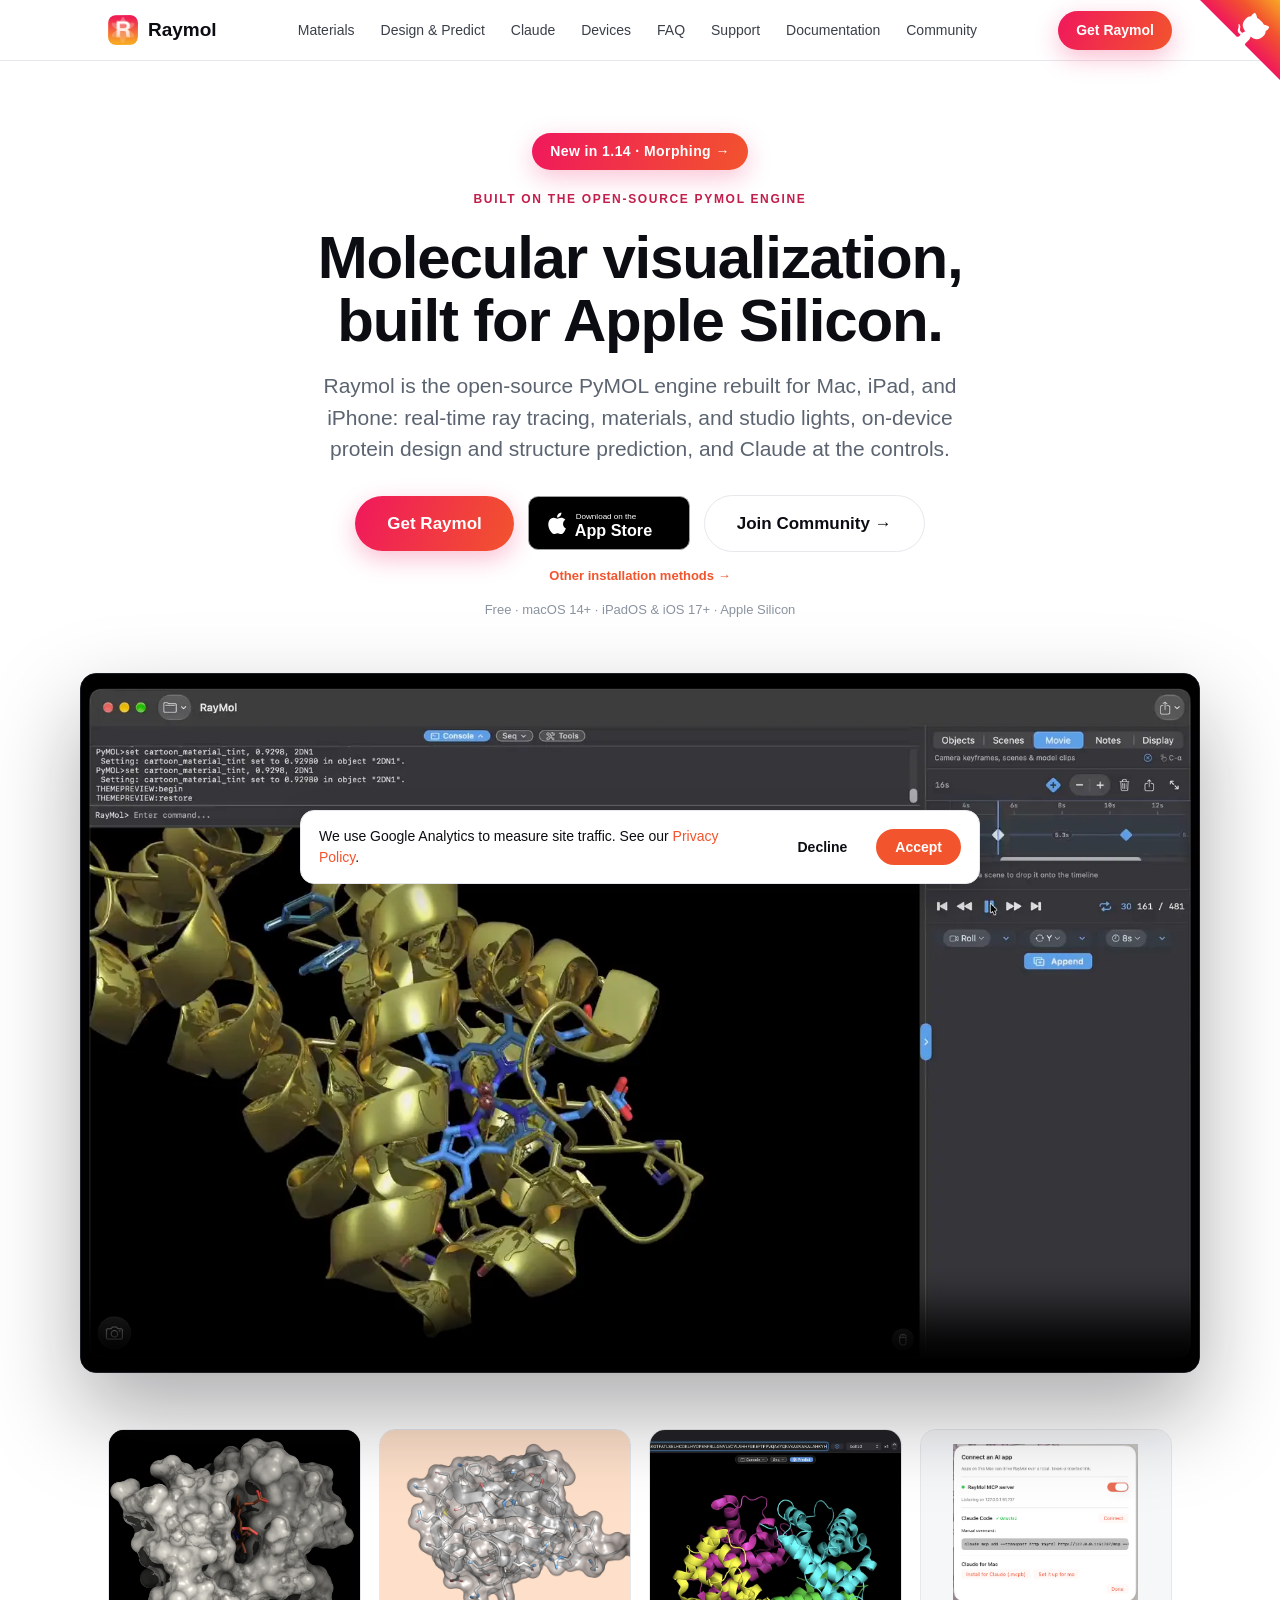
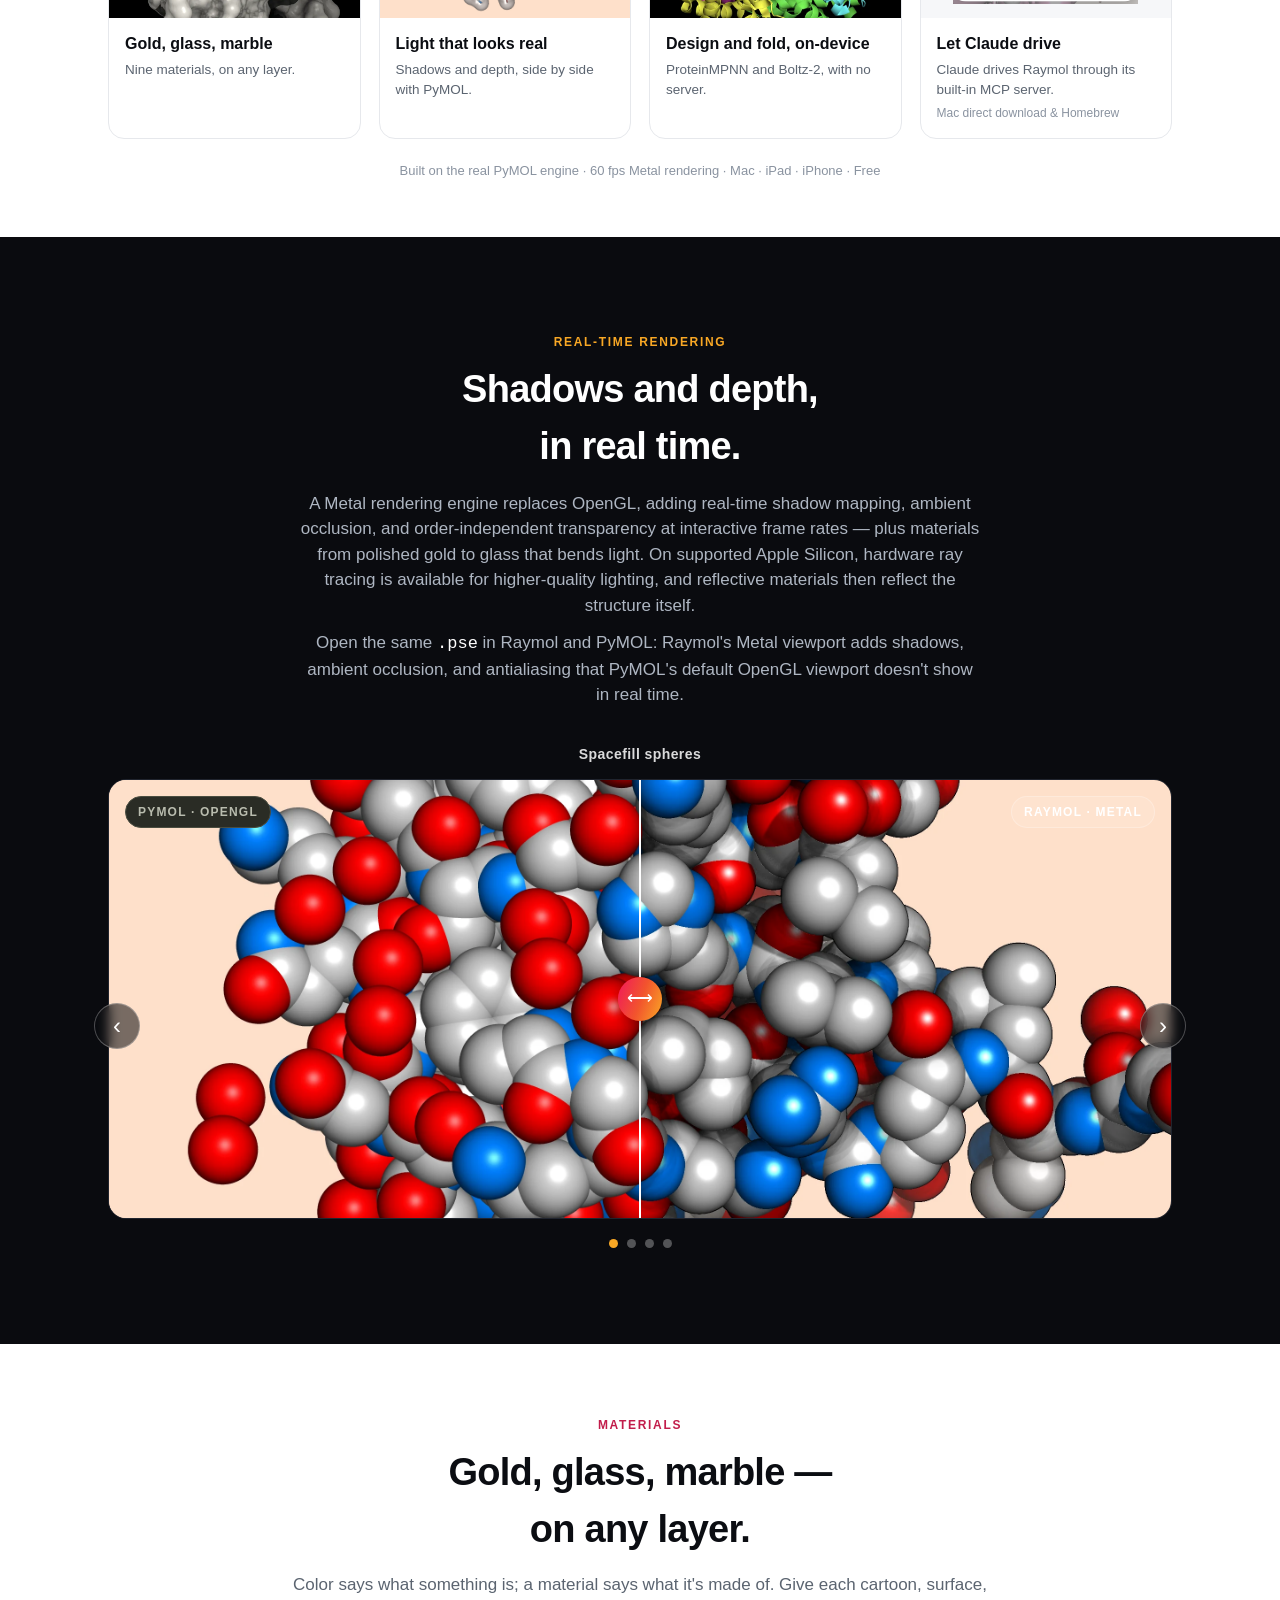
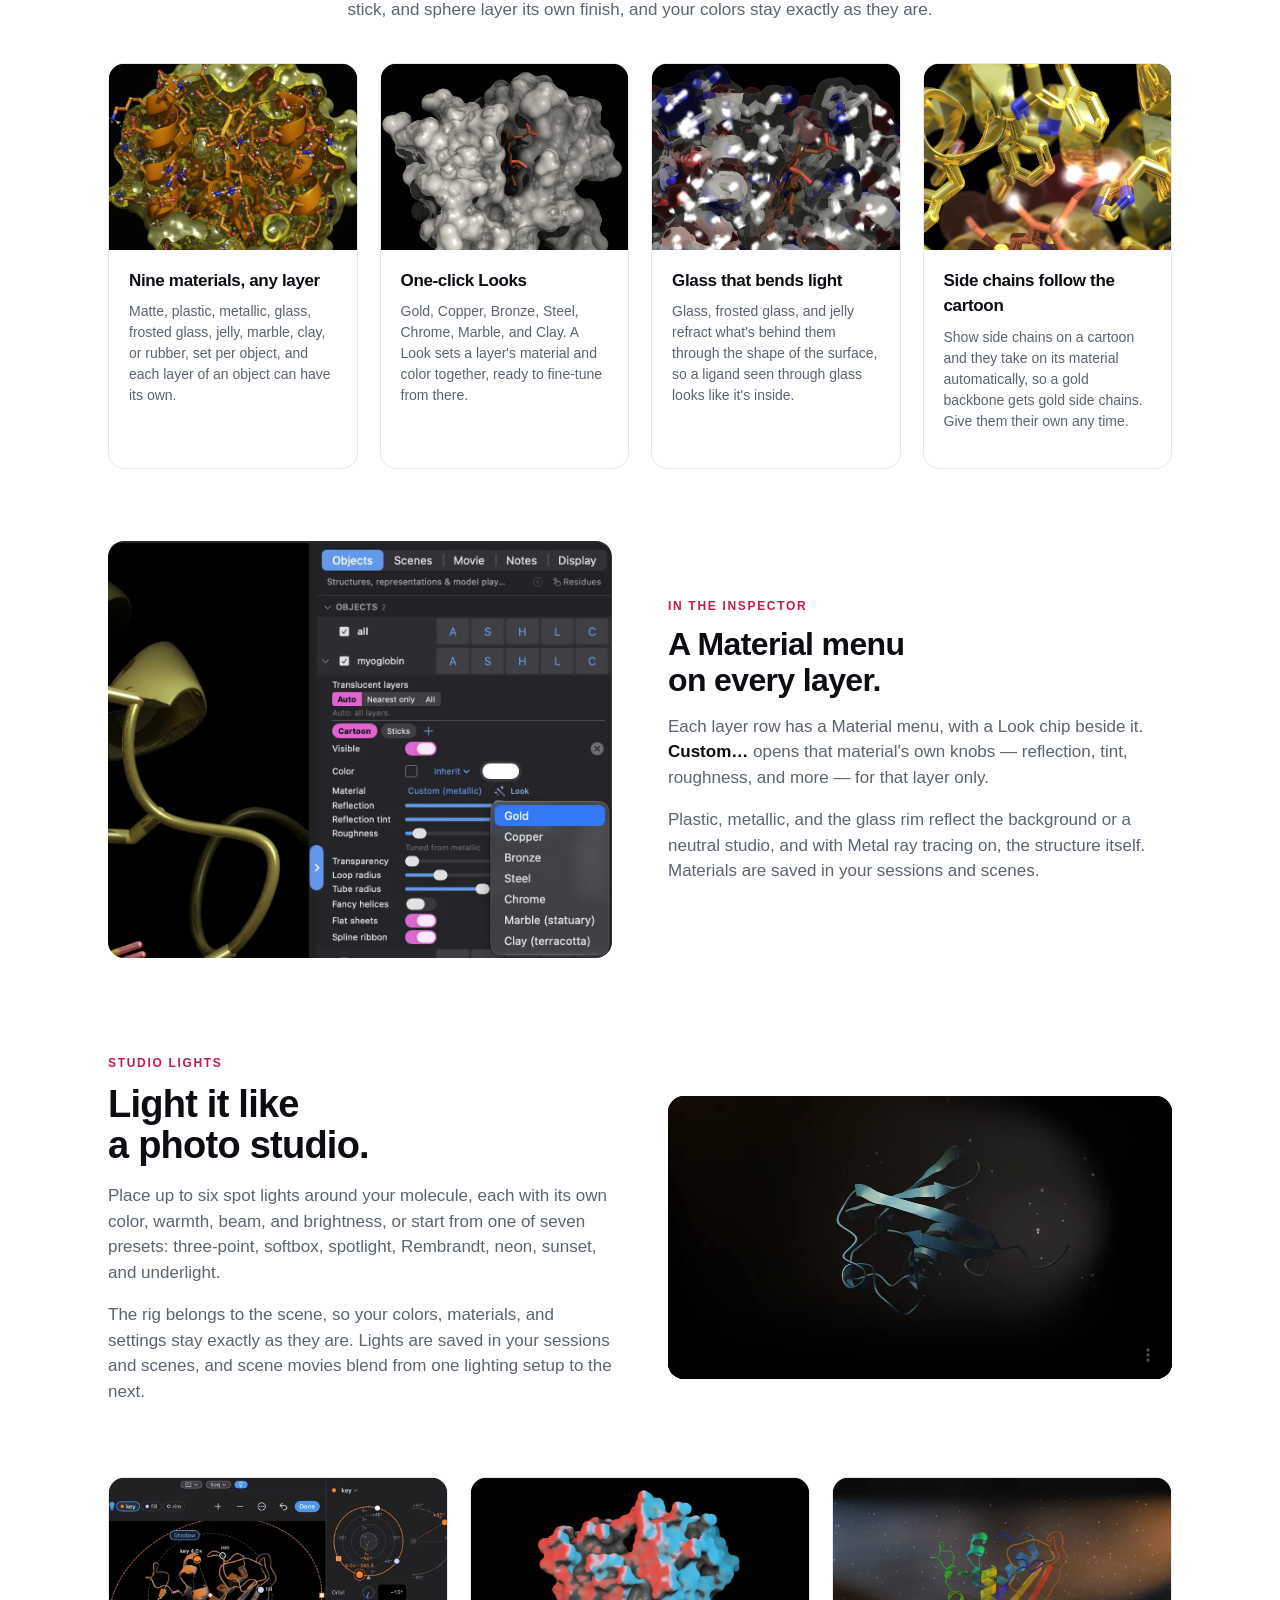
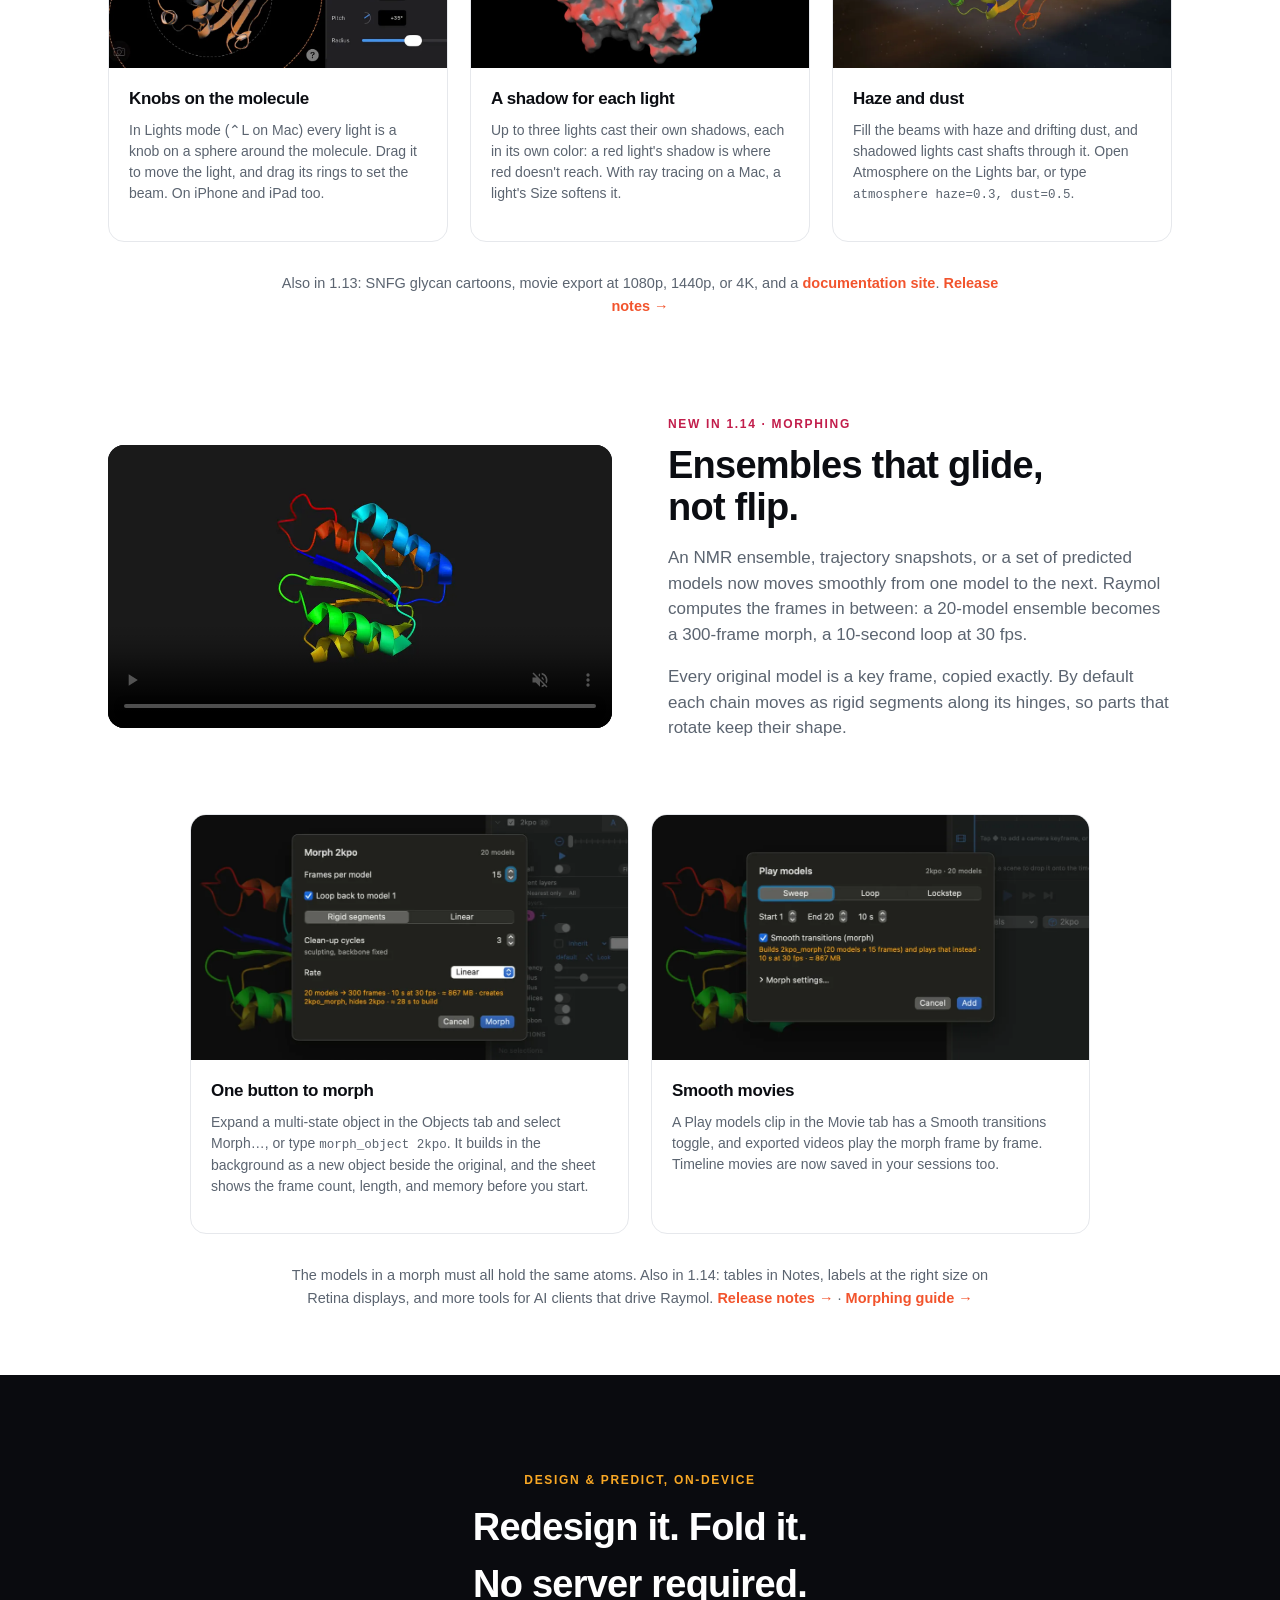
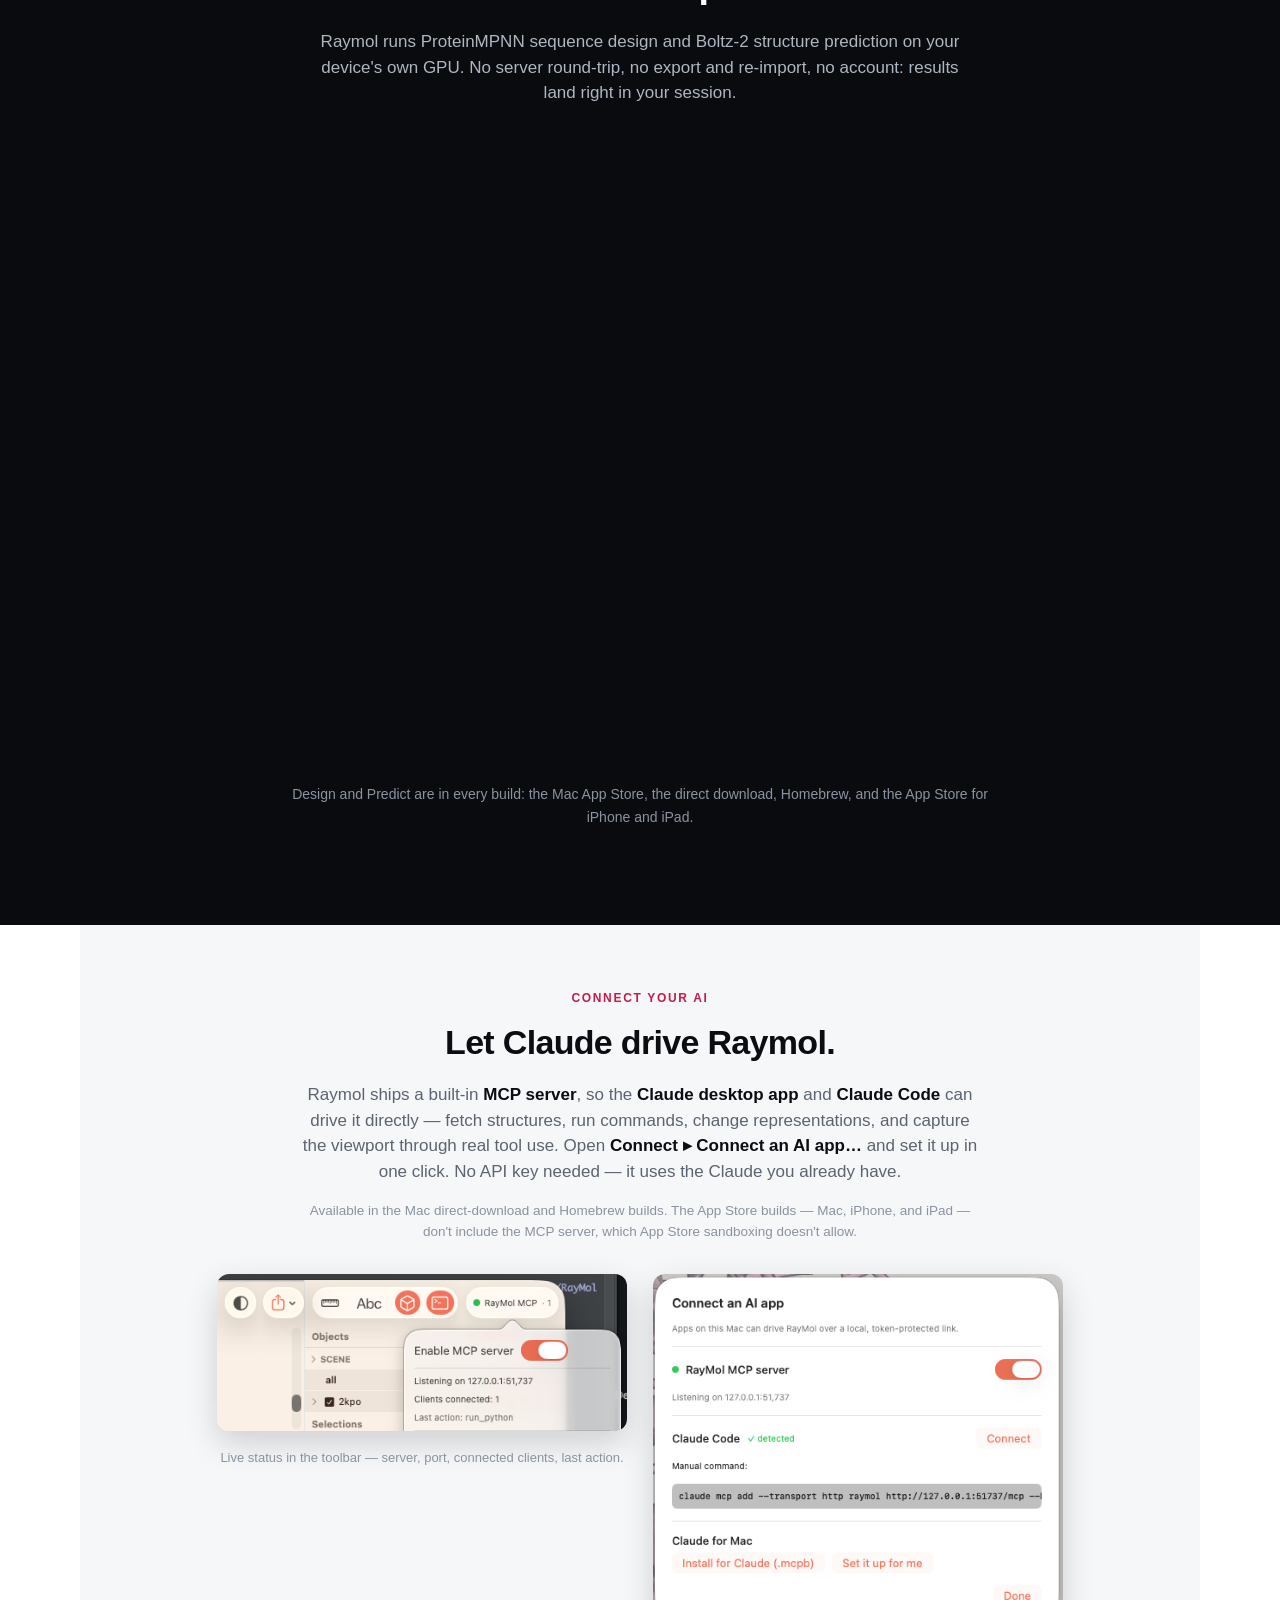
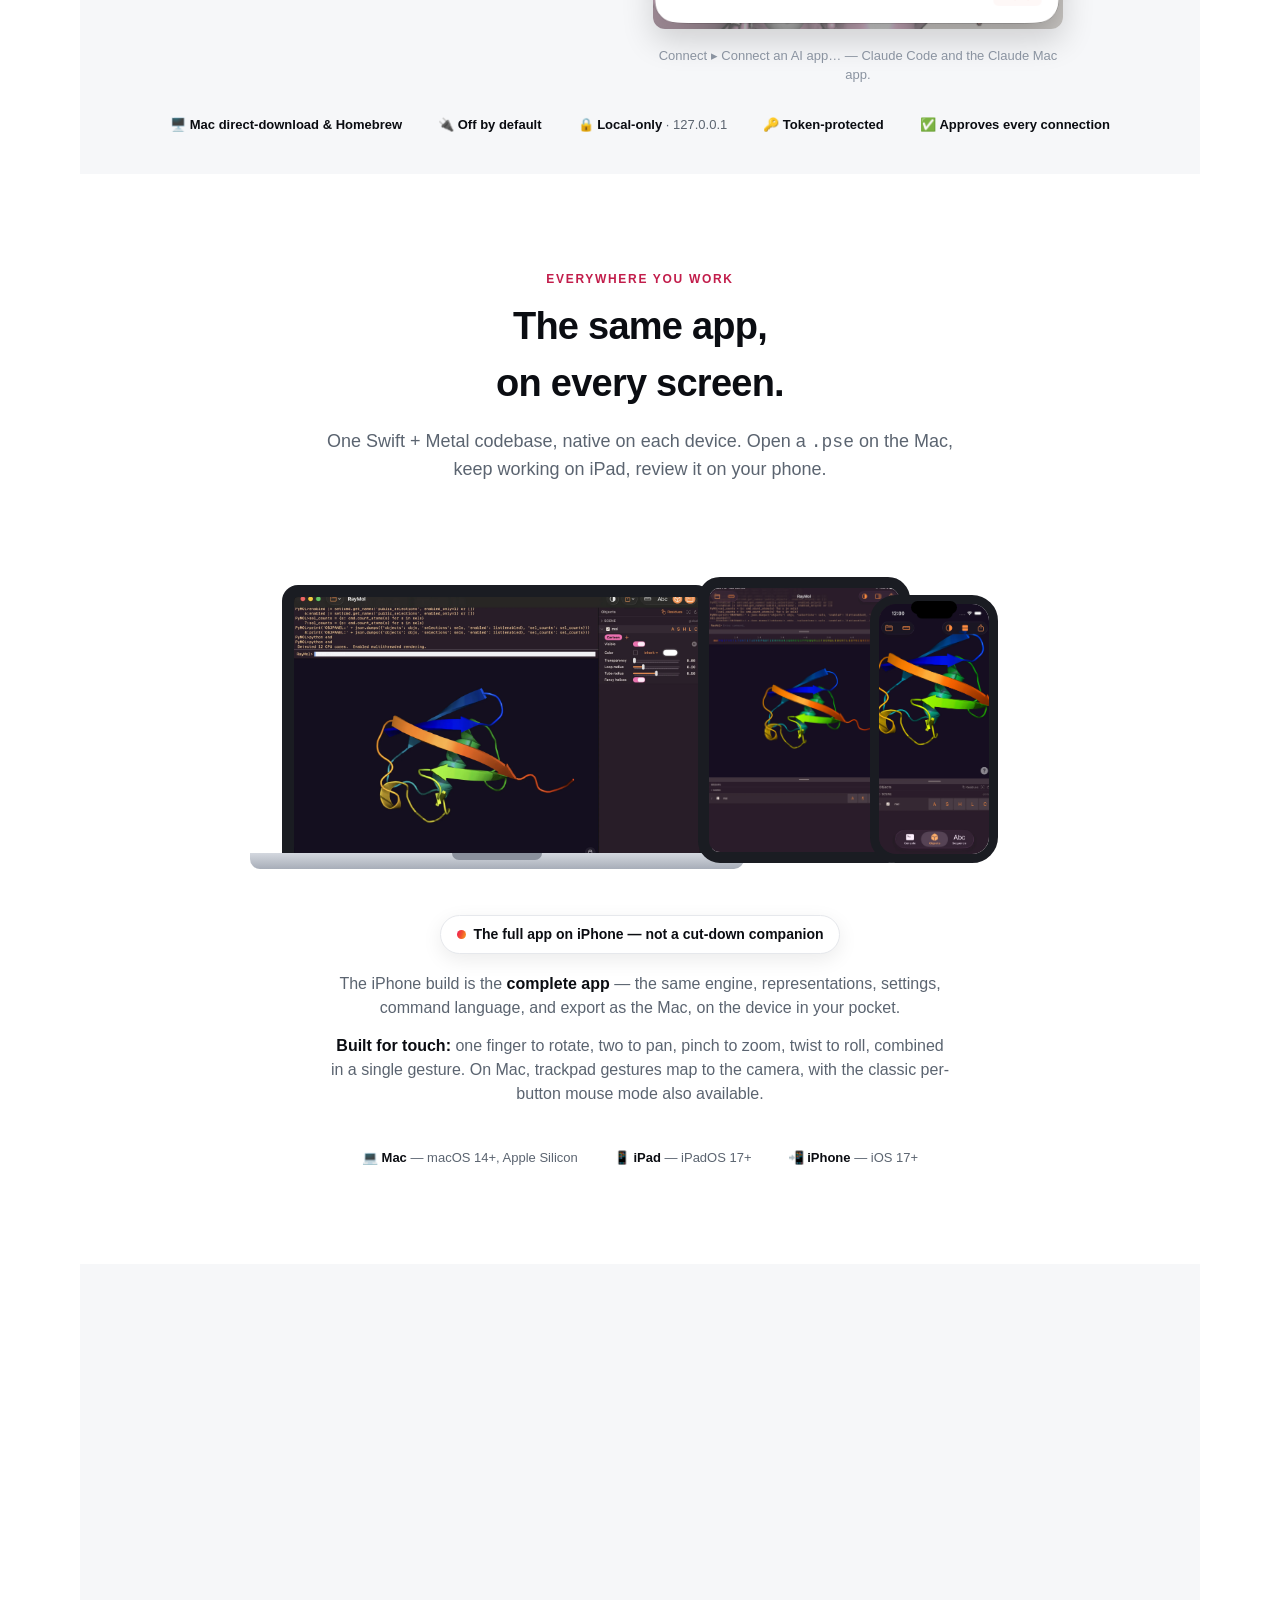
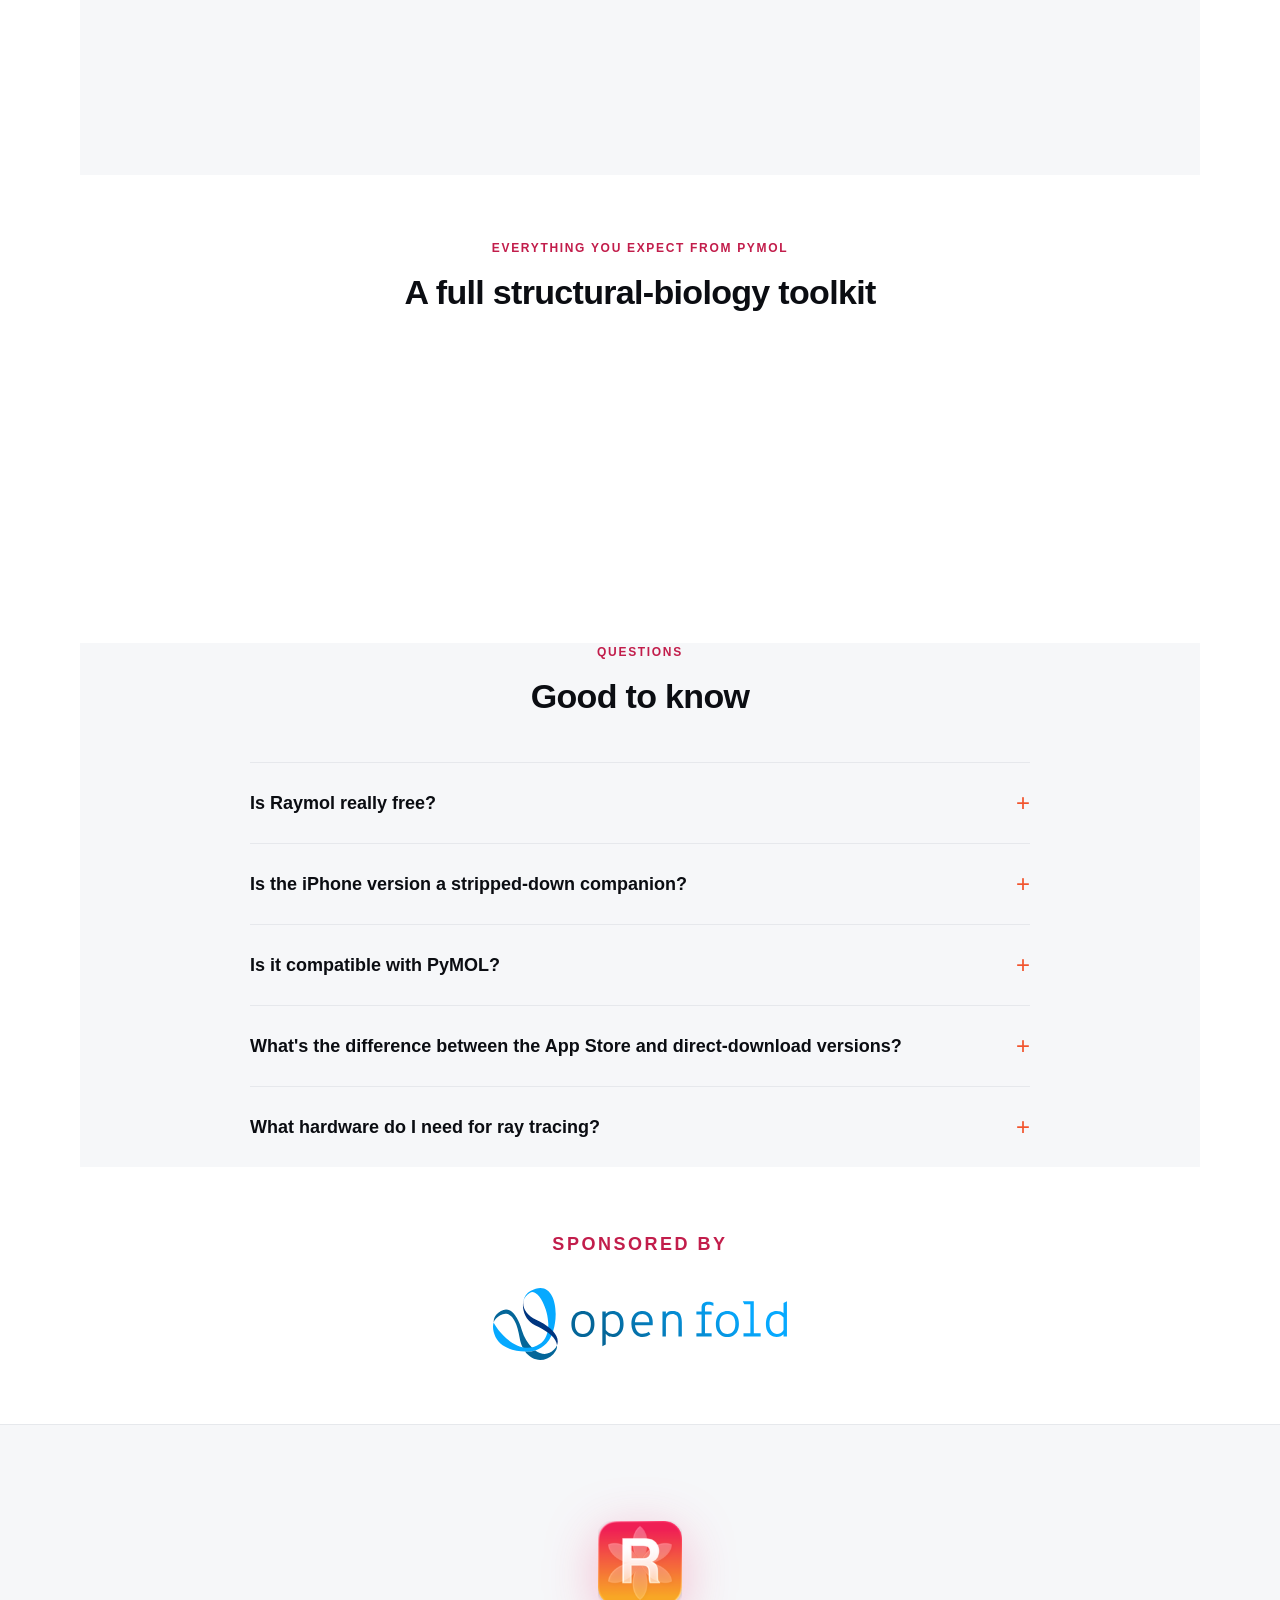
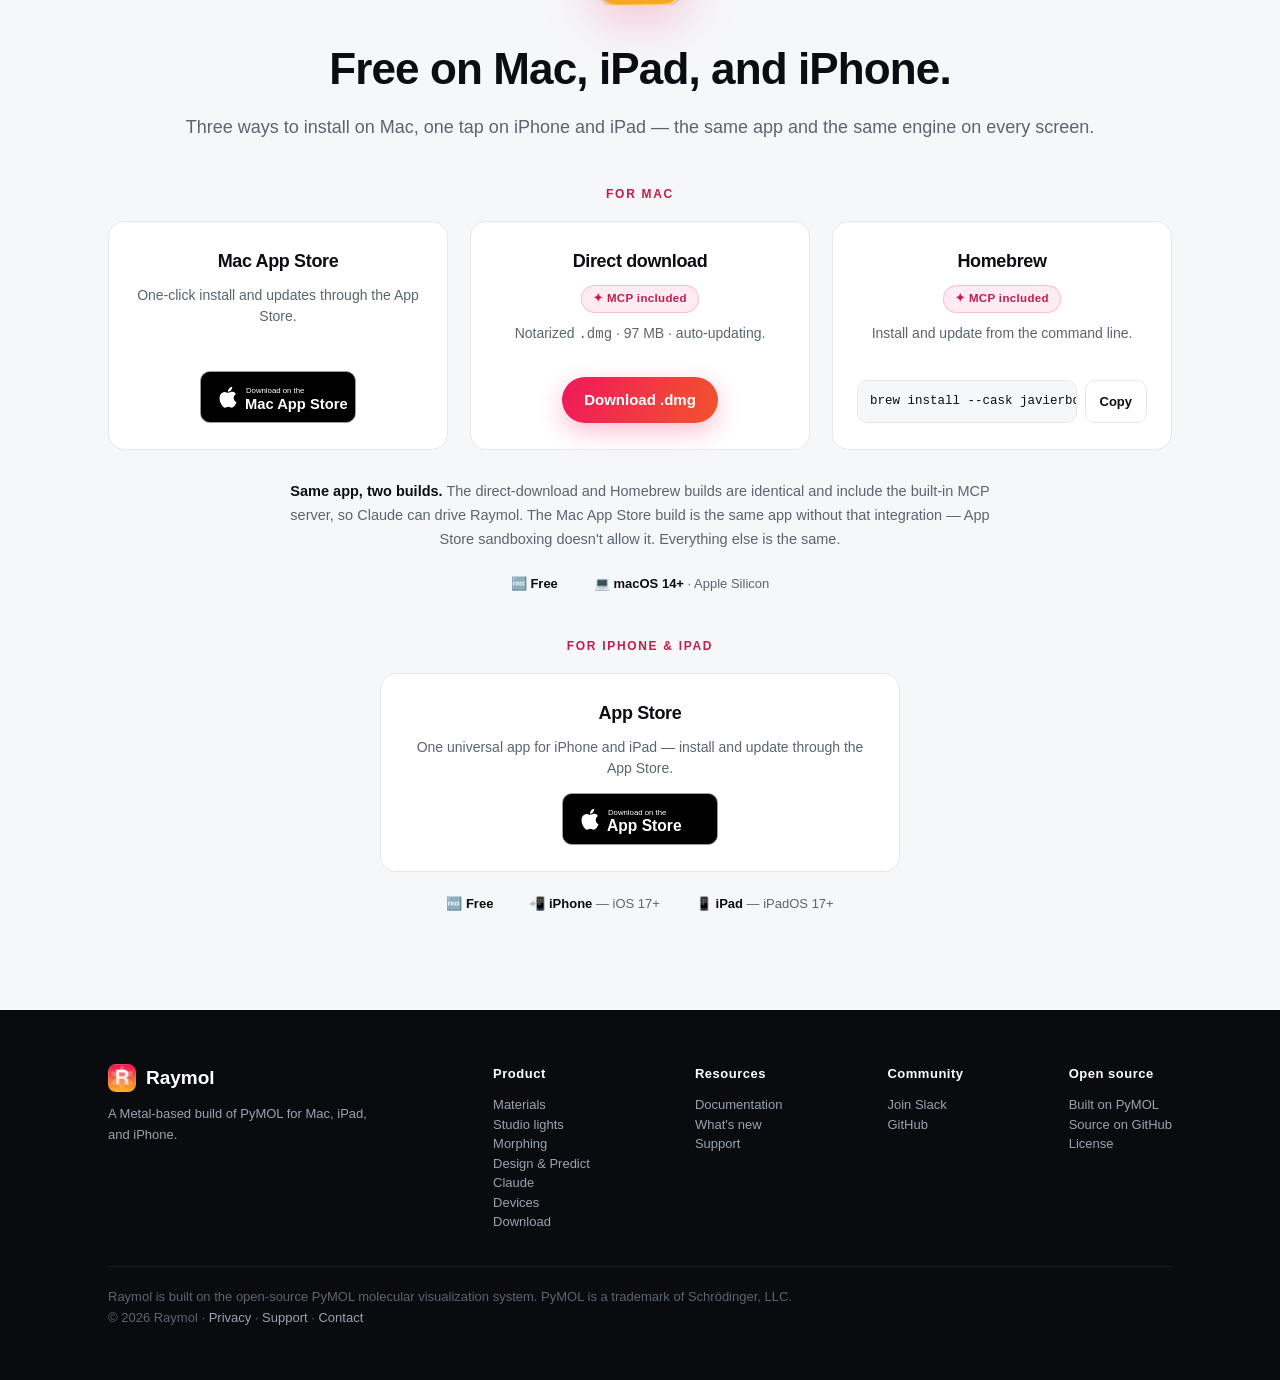
<file: index.html>
<!DOCTYPE html>
<html lang="en">
<head>
<meta charset="UTF-8">
<meta name="viewport" content="width=device-width, initial-scale=1">
<script>document.documentElement.classList.add('js')</script>
<title>Raymol — Molecular visualization, native on Apple Silicon</title>
<meta name="description" content="Raymol is a Metal-based build of the open-source PyMOL engine for Mac, iPad, and iPhone — a modern, native interface with real-time rendering. Free on the App Store.">
<link rel="canonical" href="https://raymol.io/">
<meta name="theme-color" content="#F2542D">

<meta property="og:type" content="website">
<meta property="og:url" content="https://raymol.io/">
<meta property="og:title" content="Raymol — Molecular visualization, native on Apple Silicon">
<meta property="og:description" content="A Metal-based build of the open-source PyMOL engine for Mac, iPad, and iPhone, with a modern native interface and real-time rendering. Free on the App Store.">
<meta property="og:image" content="https://raymol.io/assets/og-image.png">
<meta property="og:image:width" content="1200">
<meta property="og:image:height" content="630">
<meta property="og:image:alt" content="Raymol — molecular visualization on Mac, iPad, and iPhone">
<meta property="og:site_name" content="Raymol">
<meta name="twitter:card" content="summary_large_image">
<meta name="twitter:title" content="Raymol — Molecular visualization, native on Apple Silicon">
<meta name="twitter:description" content="A Metal-based build of the open-source PyMOL engine for Mac, iPad, and iPhone, with real-time rendering. Free on the App Store.">
<meta name="twitter:image" content="https://raymol.io/assets/og-image.png">
<meta name="robots" content="index, follow">

<script type="application/ld+json">
{
  "@context": "https://schema.org",
  "@graph": [
    {
      "@type": "Organization",
      "@id": "https://raymol.io/#organization",
      "name": "Raymol",
      "url": "https://raymol.io",
      "logo": "https://raymol.io/assets/apple-touch-icon.png",
      "sameAs": [
        "https://github.com/javierbq/RayMol"
      ]
    },
    {
      "@type": "WebSite",
      "@id": "https://raymol.io/#website",
      "url": "https://raymol.io/",
      "name": "Raymol",
      "description": "Molecular visualization, native on Apple Silicon.",
      "publisher": {
        "@id": "https://raymol.io/#organization"
      }
    },
    {
      "@type": "SoftwareApplication",
      "@id": "https://raymol.io/#software",
      "name": "Raymol",
      "operatingSystem": "macOS 14+, iOS 17+, iPadOS 17+",
      "applicationCategory": "ScientificApplication",
      "softwareVersion": "1.14.0",
      "description": "Raymol is a Metal-based build of the open-source PyMOL engine for Mac, iPad, and iPhone — a modern, native interface with real-time rendering.",
      "offers": {
        "@type": "Offer",
        "price": "0.00",
        "priceCurrency": "USD"
      },
      "downloadUrl": "https://github.com/javierbq/RayMol/releases/latest/download/RayMol.dmg",
      "installUrl": "https://apps.apple.com/us/app/raymol/id6781513038",
      "author": {
        "@id": "https://raymol.io/#organization"
      }
    }
  ]
}
</script>

<link rel="icon" type="image/png" href="assets/raymol-app-icon.png?v=2">
<link rel="apple-touch-icon" href="assets/apple-touch-icon.png">

<link rel="stylesheet" href="styles.css?v=1.14.0">
<style>
/* critical: keep these correct even if styles.css is cached stale */
html,body{overflow-x:hidden;overflow-x:clip;max-width:100%}
.carousel-slide{display:none}
.carousel-slide.active{display:block}
.theme-carousel{position:relative;aspect-ratio:2400/1600;overflow:hidden;border-radius:16px}
.tc-slide{position:absolute;inset:0;width:100%;height:100%;object-fit:cover;opacity:0}
.tc-slide.active{opacity:1}
.hero-video{aspect-ratio:16/10;overflow:hidden;border-radius:16px}
.hero-video video{display:block;width:100%;height:100%;object-fit:cover}
.feat .media{min-height:0}
@media(max-width:600px){.lineup{transform:scale(.46);transform-origin:top center;margin-bottom:-150px}}
</style>
<script src="/analytics.js" defer></script>
</head>
<body>
<a class="skip-link" href="#main">Skip to content</a>

<a class="github-corner" href="https://github.com/javierbq/RayMol"
   aria-label="View the Raymol source on GitHub">
  <svg width="80" height="80" viewBox="0 0 250 250" aria-hidden="true" focusable="false">
    <defs><linearGradient id="gh-corner-grad" x1="1" y1="0" x2="0" y2="1">
      <stop offset="0%" stop-color="#F9A825"/>
      <stop offset="24%" stop-color="#F2542D"/>
      <stop offset="50%" stop-color="#F0185C"/>
    </linearGradient></defs>
    <path class="octo-bg" d="M0,0 L115,115 L130,115 L142,142 L250,250 L250,0 Z"/>
    <path class="octo-arm" d="M128.3,109.0 C113.8,99.7 119.0,89.6 119.0,89.6 C122.0,82.7 120.5,78.6 120.5,78.6 C119.2,72.0 123.4,76.3 123.4,76.3 C127.3,80.9 125.5,87.3 125.5,87.3 C122.9,97.6 130.6,101.9 134.4,103.2"/>
    <path class="octo-body" d="M115.0,115.0 C114.9,115.1 118.7,116.5 119.8,115.4 L133.7,101.6 C136.9,99.2 139.9,98.4 142.2,98.6 C133.8,88.0 127.5,74.4 143.8,58.0 C148.5,53.4 154.0,51.2 159.7,51.0 C160.3,49.4 163.2,43.6 171.4,40.1 C171.4,40.1 176.1,42.5 178.8,56.2 C183.1,58.6 187.2,61.8 190.9,65.4 C194.5,69.0 197.7,73.2 200.1,77.6 C213.8,80.2 216.3,84.9 216.3,84.9 C212.7,93.1 206.9,96.0 205.4,96.6 C205.1,102.4 203.0,107.8 198.3,112.5 C181.9,128.9 168.3,122.5 157.7,114.1 C157.9,116.9 156.7,120.9 152.7,124.9 L141.0,136.5 C139.8,137.7 141.6,141.9 141.8,141.8 Z"/>
  </svg>
</a>

<svg width="0" height="0" style="position:absolute"><defs>
  <linearGradient id="tile" x1="0" y1="0" x2="1" y2="1">
    <stop offset="0%" stop-color="#F0185C"/><stop offset="52%" stop-color="#F2542D"/><stop offset="100%" stop-color="#F9A825"/>
  </linearGradient>
  <g id="porb">
    <path d="M100 100 C 78 72 78 30 100 14 C 122 30 122 72 100 100 Z" fill="#fff" fill-opacity=".26" stroke="#fff" stroke-opacity=".88" stroke-width="2.5"/>
    <path d="M100 100 C 78 128 78 170 100 186 C 122 170 122 128 100 100 Z" fill="#fff" fill-opacity=".26" stroke="#fff" stroke-opacity=".88" stroke-width="2.5"/>
  </g>
  <symbol id="logo" viewBox="0 0 200 200">
    <rect width="200" height="200" rx="45" fill="url(#tile)"/>
    <use href="#porb" transform="rotate(0 100 100)"/><use href="#porb" transform="rotate(60 100 100)"/><use href="#porb" transform="rotate(120 100 100)"/>
    <text x="100" y="146" text-anchor="middle" font-family="-apple-system,Arial" font-weight="800" font-size="140" fill="#fff" stroke="#5A0A24" stroke-width="5">R</text>
  </symbol>
</defs></svg>

<nav aria-label="Primary"><div class="wrap">
  <div class="brand"><img class="ico" src="assets/raymol-app-icon.png?v=2" alt="Raymol"> Raymol</div>
  <div class="links" id="nav-links">
    <a href="#materials">Materials</a><a href="#design-predict">Design &amp; Predict</a><a href="#ai-connect">Claude</a><a href="#devices">Devices</a><a href="#faq">FAQ</a><a href="/support">Support</a><a href="https://javierbq.github.io/RayMol/">Documentation</a><a href="/community">Community</a>
  </div>
  <button class="nav-toggle" aria-label="Menu" aria-expanded="false" aria-controls="nav-links">
    <span></span><span></span><span></span>
  </button>
  <a class="btn btn-primary" style="padding:9px 18px;font-size:14px;text-decoration:none" href="#download">Get Raymol</a>
</div></nav>

<main id="main">

<!-- HERO -->
<div class="hero wrap">
  <div style="margin-bottom:20px"><a class="soon-pill launch-pill" href="#morph">New in 1.14 · Morphing →</a></div>
  <div class="kicker">Built on the open-source PyMOL engine</div>
  <h1>Molecular visualization,<br>built for Apple Silicon.</h1>
  <p class="lead">Raymol is the open-source PyMOL engine rebuilt for Mac, iPad, and iPhone: real-time ray tracing, materials, and studio lights, on-device protein design and structure prediction, and Claude at the controls.</p>
  <div class="cta-dl">
    <a class="btn btn-primary" style="padding:15px 32px;font-size:17px;text-decoration:none" href="https://github.com/javierbq/RayMol/releases/latest/download/RayMol.dmg" download aria-label="Get Raymol for Mac — download the .dmg (97 MB)">Get Raymol</a>
    <a class="store-badge" href="https://apps.apple.com/us/app/raymol/id6781513038" aria-label="Download Raymol for iPhone and iPad on the App Store">
      <img src="assets/badges/app-store.svg" alt="Download on the App Store" width="180" height="60">
    </a>
    <a class="btn" style="padding:15px 32px;font-size:17px;text-decoration:none;background:#fff;border:1.5px solid var(--line);border-radius:999px;color:var(--ink)" href="/community">Join Community →</a>
    <div class="soon-note"><a class="other-install" href="#download">Other installation methods →</a></div>
  </div>
  <div class="freenote">Free · macOS 14+ · iPadOS &amp; iOS 17+ · Apple Silicon</div>

  <div class="hero-shot reveal">
    <div class="hero-video">
      <video data-autoplay width="1600" height="1000" muted loop playsinline controls preload="none" poster="assets/screenshots/hero-raymol-movie-poster.webp" aria-label="Raymol on Mac playing a movie: a heme protein in a gold cartoon rolls in the viewport, with the console and the Movie panel open">
        <source src="assets/video/hero-raymol-movie.mp4" type="video/mp4">
      </video>
    </div>
  </div>
</div>

<!-- HIGHLIGHTS — the four reasons to install, each a link down to its section -->
<section id="highlights" class="wrap" aria-label="Highlights" style="padding-top:16px;padding-bottom:56px">
  <div class="hl-grid reveal">
    <a class="hl-tile" href="#materials">
      <img src="assets/screenshots/materials-marble.webp" alt="" loading="lazy" width="960" height="720">
      <span class="hl-body"><span class="hl-title">Gold, glass, marble</span><span class="hl-line">Nine materials, on any layer.</span></span>
    </a>
    <a class="hl-tile" href="#compare">
      <img src="assets/screenshots/compare-surface-raymol.webp?v=6" alt="" loading="lazy" width="2400" height="2640">
      <span class="hl-body"><span class="hl-title">Light that looks real</span><span class="hl-line">Shadows and depth, side by side with PyMOL.</span></span>
    </a>
    <a class="hl-tile" href="#design-predict">
      <img src="assets/screenshots/tools-predict.webp" alt="" loading="lazy" width="1000" height="562">
      <span class="hl-body"><span class="hl-title">Design and fold, on-device</span><span class="hl-line">ProteinMPNN and Boltz-2, with no server.</span></span>
    </a>
    <a class="hl-tile hl-tile--ui" href="#ai-connect">
      <img src="assets/screenshots/mcp-connect.png?v=1" alt="" loading="lazy" width="477" height="413">
      <span class="hl-body"><span class="hl-title">Let Claude drive</span><span class="hl-line">Claude drives Raymol through its built-in MCP server.</span><span class="hl-note">Mac direct download &amp; Homebrew</span></span>
    </a>
  </div>
  <p class="hl-trust">Built on the real PyMOL engine · 60 fps Metal rendering · Mac · iPad · iPhone · Free</p>
</section>

<!-- REAL-TIME RENDERING + RAYMOL VS PYMOL — absorbs the old #features card; #features stays as an anchor -->
<section id="compare" class="compare">
  <div class="wrap">
    <div style="text-align:center">
      <span id="features"></span>
      <div class="kicker" style="color:var(--gold)">Real-time rendering</div>
      <h2 style="font-size:38px;font-weight:800;color:#fff;margin-top:10px">Shadows and depth,<br>in real time.</h2>
      <p style="color:#aeb6c2;font-size:17px;max-width:680px;margin:16px auto 0">A Metal rendering engine replaces OpenGL, adding real-time shadow mapping, ambient occlusion, and order-independent transparency at interactive frame rates — plus materials from polished gold to glass that bends light. On supported Apple Silicon, hardware ray tracing is available for higher-quality lighting, and reflective materials then reflect the structure itself.</p>
      <p style="color:#aeb6c2;font-size:17px;max-width:680px;margin:12px auto 0">Open the same <code style="color:#fff">.pse</code> in Raymol and PyMOL: Raymol's Metal viewport adds shadows, ambient occlusion, and antialiasing that PyMOL's default OpenGL viewport doesn't show in real time.</p>
    </div>

    <div class="carousel reveal">
      <button class="carousel-arrow prev" aria-label="Previous comparison">‹</button>
      <button class="carousel-arrow next" aria-label="Next comparison">›</button>
      <div class="carousel-viewport">

        <div class="carousel-slide active">
          <div class="slide-label">Spacefill spheres</div>
          <div class="compare-slider" style="--pos:50%">
            <div class="compare-after"><span class="tag ry">Raymol · Metal</span><div class="compare-art"><img src="assets/screenshots/compare-spheres-raymol.webp?v=6" alt="1UBQ spheres in Raymol — shadows and ambient occlusion" loading="lazy" style="position:absolute;inset:0;width:100%;height:100%;object-fit:cover;display:block"></div></div>
            <div class="compare-before"><span class="tag py">PyMOL · OpenGL</span><div class="compare-art"><img src="assets/screenshots/compare-spheres-pymol.webp?v=6" alt="1UBQ spheres in PyMOL's flat OpenGL viewport" loading="lazy" style="position:absolute;inset:0;width:100%;height:100%;object-fit:cover;display:block"></div></div>
            <div class="compare-divider"></div>
            <div class="compare-handle" role="slider" tabindex="0" aria-label="Reveal Raymol versus PyMOL" aria-valuemin="0" aria-valuemax="100" aria-valuenow="50">⟷</div>
          </div>
        </div>

        <div class="carousel-slide">
          <div class="slide-label">Cartoon + side-chain sticks</div>
          <div class="compare-slider" style="--pos:50%">
            <div class="compare-after"><span class="tag ry">Raymol · Metal</span><div class="compare-art"><img src="assets/screenshots/compare-sticks-raymol.webp?v=6" alt="Cartoon with stick side chains in Raymol — shadows and ambient occlusion" loading="lazy" style="position:absolute;inset:0;width:100%;height:100%;object-fit:cover;display:block"></div></div>
            <div class="compare-before"><span class="tag py">PyMOL · OpenGL</span><div class="compare-art"><img src="assets/screenshots/compare-sticks-pymol.webp?v=6" alt="The same cartoon and sticks in PyMOL's flat OpenGL viewport" loading="lazy" style="position:absolute;inset:0;width:100%;height:100%;object-fit:cover;display:block"></div></div>
            <div class="compare-divider"></div>
            <div class="compare-handle" role="slider" tabindex="0" aria-label="Reveal Raymol versus PyMOL" aria-valuemin="0" aria-valuemax="100" aria-valuenow="50">⟷</div>
          </div>
        </div>

        <div class="carousel-slide">
          <div class="slide-label">+ Transparent surface</div>
          <div class="compare-slider" style="--pos:50%">
            <div class="compare-after"><span class="tag ry">Raymol · Metal</span><div class="compare-art"><img src="assets/screenshots/compare-surface-raymol.webp?v=6" alt="Cartoon, sticks and a semitransparent surface in Raymol" loading="lazy" style="position:absolute;inset:0;width:100%;height:100%;object-fit:cover;display:block"></div></div>
            <div class="compare-before"><span class="tag py">PyMOL · OpenGL</span><div class="compare-art"><img src="assets/screenshots/compare-surface-pymol.webp?v=6" alt="The same scene with a transparent surface in PyMOL's OpenGL viewport" loading="lazy" style="position:absolute;inset:0;width:100%;height:100%;object-fit:cover;display:block"></div></div>
            <div class="compare-divider"></div>
            <div class="compare-handle" role="slider" tabindex="0" aria-label="Reveal Raymol versus PyMOL" aria-valuemin="0" aria-valuemax="100" aria-valuenow="50">⟷</div>
          </div>
        </div>

        <div class="carousel-slide">
          <div class="slide-label">Cartoon + outline</div>
          <div class="compare-slider" style="--pos:50%">
            <div class="compare-after"><span class="tag ry">Raymol · Metal</span><div class="compare-art"><img src="assets/screenshots/compare-outline-raymol.webp?v=6" alt="Cartoon with a real-time outline in Raymol" loading="lazy" style="position:absolute;inset:0;width:100%;height:100%;object-fit:cover;display:block"></div></div>
            <div class="compare-before"><span class="tag py">PyMOL · OpenGL</span><div class="compare-art"><img src="assets/screenshots/compare-outline-pymol.webp?v=6" alt="The same cartoon in PyMOL's OpenGL viewport, without a real-time outline" loading="lazy" style="position:absolute;inset:0;width:100%;height:100%;object-fit:cover;display:block"></div></div>
            <div class="compare-divider"></div>
            <div class="compare-handle" role="slider" tabindex="0" aria-label="Reveal Raymol versus PyMOL" aria-valuemin="0" aria-valuemax="100" aria-valuenow="50">⟷</div>
          </div>
        </div>

      </div>
      <div class="carousel-dots">
        <button class="dot active" aria-label="Spacefill spheres"></button>
        <button class="dot" aria-label="Cartoon and side-chain sticks"></button>
        <button class="dot" aria-label="Transparent surface"></button>
        <button class="dot" aria-label="Cartoon with outline"></button>
      </div>
    </div>
    <noscript><p style="text-align:center;color:#aeb6c2">The interactive comparison needs JavaScript. Each pair shows Raymol (left) versus PyMOL (right) of the same scene.</p></noscript>
  </div>
</section>

<!-- MATERIALS — added in 1.12. Copy checked against the 1.12.0 release notes, store copy, and docs/materials.md -->
<section id="materials" class="wrap" style="padding-top:72px;padding-bottom:40px">
  <div style="text-align:center;max-width:700px;margin:0 auto">
    <div class="kicker">Materials</div>
    <h2 style="font-size:38px;font-weight:800;margin-top:10px">Gold, glass, marble —<br>on any layer.</h2>
    <p style="color:var(--muted);font-size:17px;margin-top:14px">Color says what something is; a material says what it's made of. Give each cartoon, surface, stick, and sphere layer its own finish, and your colors stay exactly as they are.</p>
  </div>

  <div class="mat-grid reveal">
    <div class="mat-card">
      <img src="assets/screenshots/materials-layers.webp" alt="One structure with a different material on each layer: a translucent yellow surface over an orange cartoon and ball-and-stick side chains" loading="lazy" width="960" height="720">
      <div class="mat-body"><h3>Nine materials, any layer</h3><p>Matte, plastic, metallic, glass, frosted glass, jelly, marble, clay, or rubber, set per object, and each layer of an object can have its own.</p></div>
    </div>
    <div class="mat-card">
      <img src="assets/screenshots/materials-marble.webp" alt="A protein's molecular surface in veined marble, with the heme visible in its pocket" loading="lazy" width="960" height="720">
      <div class="mat-body"><h3>One-click Looks</h3><p>Gold, Copper, Bronze, Steel, Chrome, Marble, and Clay. A Look sets a layer's material and color together, ready to fine-tune from there.</p></div>
    </div>
    <div class="mat-card">
      <img src="assets/screenshots/materials-glass.webp" alt="The heme seen through a clear glass surface, with bright glints across the glass" loading="lazy" width="960" height="720">
      <div class="mat-body"><h3>Glass that bends light</h3><p>Glass, frosted glass, and jelly refract what's behind them through the shape of the surface, so a ligand seen through glass looks like it's inside.</p></div>
    </div>
    <div class="mat-card">
      <img src="assets/screenshots/materials-sidechains.webp" alt="Close-up of a gold cartoon whose side chains are gold too, beside the heme" loading="lazy" width="960" height="720">
      <div class="mat-body"><h3>Side chains follow the cartoon</h3><p>Show side chains on a cartoon and they take on its material automatically, so a gold backbone gets gold side chains. Give them their own any time.</p></div>
    </div>
  </div>

  <div class="feat flip mat-controls reveal">
    <div class="txt">
      <div class="kicker">In the Inspector</div>
      <h3>A Material menu<br>on every layer.</h3>
      <p>Each layer row has a Material menu, with a Look chip beside it. <b style="color:var(--ink)">Custom…</b> opens that material's own knobs — reflection, tint, roughness, and more — for that layer only.</p>
      <p>Plastic, metallic, and the glass rim reflect the background or a neutral studio, and with Metal ray tracing on, the structure itself. Materials are saved in your sessions and scenes.</p>
    </div>
    <div class="media"><img src="assets/screenshots/materials-inspector.webp" alt="The Inspector on Mac: the Cartoon layer's Material reads Custom (metallic) with Reflection, Reflection tint, and Roughness sliders, and the Look menu is open on Gold, Copper, Bronze, Steel, Chrome, Marble (statuary), and Clay (terracotta)" loading="lazy" width="1160" height="960"></div>
  </div>

</section>

<!-- STUDIO LIGHTS — added in 1.13. Copy checked against the 1.13.0 release notes, store copy, and in-app What's New -->
<section id="lights" class="wrap" style="padding-top:56px;padding-bottom:40px">
  <div class="feat reveal">
    <div class="txt">
      <div class="kicker">Studio lights</div>
      <h2>Light it like<br>a photo studio.</h2>
      <p>Place up to six spot lights around your molecule, each with its own color, warmth, beam, and brightness, or start from one of seven presets: three-point, softbox, spotlight, Rembrandt, neon, sunset, and underlight.</p>
      <p>The rig belongs to the scene, so your colors, materials, and settings stay exactly as they are. Lights are saved in your sessions and scenes, and scene movies blend from one lighting setup to the next.</p>
    </div>
    <div class="media">
      <video data-autoplay width="1000" height="562" muted loop playsinline controls preload="none" poster="assets/screenshots/lights-presets-poster.webp" aria-label="The same blue cartoon under each studio-light preset in turn: three-point, softbox, spotlight, Rembrandt, neon, sunset, and underlight, with haze and dust in the beams">
        <source src="assets/video/lights-presets.mp4" type="video/mp4">
      </video>
    </div>
  </div>

  <div class="mat-grid mat-grid--wide mat-grid--3 reveal">
    <div class="mat-card">
      <img src="assets/screenshots/lights-mode.webp" alt="Lights mode on Mac: key, fill, and rim lights shown as knobs on a sphere around a cartoon, with the orbit view and the Orbit, Pitch, and Radius controls beside it" loading="lazy" width="1000" height="562">
      <div class="mat-body"><h3>Knobs on the molecule</h3><p>In Lights mode (⌃L on Mac) every light is a knob on a sphere around the molecule. Drag it to move the light, and drag its rings to set the beam. On iPhone and iPad too.</p></div>
    </div>
    <div class="mat-card">
      <img src="assets/screenshots/lights-shadows.webp" alt="A molecular surface lit by a red light and a blue light from opposite sides, each casting its own colored shadow" loading="lazy" width="1000" height="564">
      <div class="mat-body"><h3>A shadow for each light</h3><p>Up to three lights cast their own shadows, each in its own color: a red light's shadow is where red doesn't reach. With ray tracing on a Mac, a light's Size softens it.</p></div>
    </div>
    <div class="mat-card">
      <img src="assets/screenshots/lights-atmosphere.webp" alt="A rainbow cartoon in warm and cool beams of light, with haze and specks of dust floating through them" loading="lazy" width="1000" height="562">
      <div class="mat-body"><h3>Haze and dust</h3><p>Fill the beams with haze and drifting dust, and shadowed lights cast shafts through it. Open Atmosphere on the Lights bar, or type <code>atmosphere haze=0.3, dust=0.5</code>.</p></div>
    </div>
  </div>

  <p class="dl-note">Also in 1.13: SNFG glycan cartoons, movie export at 1080p, 1440p, or 4K, and a <a class="other-install" href="https://javierbq.github.io/RayMol/">documentation site</a>. <a class="other-install" href="https://github.com/javierbq/RayMol/releases/tag/v1.13.0">Release notes →</a></p>
</section>

<!-- MORPHING — new in 1.14. Copy checked against the 1.14.0 release notes, in-app What's New, and the Morphing guide -->
<section id="morph" class="wrap" style="padding-top:56px;padding-bottom:64px">
  <div class="feat flip reveal">
    <div class="txt">
      <div class="kicker">New in 1.14 · Morphing</div>
      <h2>Ensembles that glide,<br>not flip.</h2>
      <p>An NMR ensemble, trajectory snapshots, or a set of predicted models now moves smoothly from one model to the next. Raymol computes the frames in between: a 20-model ensemble becomes a 300-frame morph, a 10-second loop at 30 fps.</p>
      <p>Every original model is a key frame, copied exactly. By default each chain moves as rigid segments along its hinges, so parts that rotate keep their shape.</p>
    </div>
    <div class="media">
      <video data-autoplay width="1000" height="562" muted loop playsinline controls preload="none" poster="assets/screenshots/morph-ensemble-poster.webp" aria-label="A rainbow cartoon of an NMR ensemble morphing smoothly between its models, its red tail swinging from one position to the next">
        <source src="assets/video/morph-ensemble.mp4" type="video/mp4">
      </video>
    </div>
  </div>

  <div class="mat-grid mat-grid--wide mat-grid--2 reveal">
    <div class="mat-card">
      <img src="assets/screenshots/morph-sheet.webp" alt="The Morph sheet for 2kpo, 20 models: Frames per model 15, Loop back to model 1, Rigid segments or Linear, Clean-up cycles, and an estimate reading 20 models to 300 frames, 10 s at 30 fps" loading="lazy" width="1000" height="563">
      <div class="mat-body"><h3>One button to morph</h3><p>Expand a multi-state object in the Objects tab and select Morph…, or type <code>morph_object 2kpo</code>. It builds in the background as a new object beside the original, and the sheet shows the frame count, length, and memory before you start.</p></div>
    </div>
    <div class="mat-card">
      <img src="assets/screenshots/morph-smooth-movies.webp" alt="The Play models sheet in the Movie tab with Smooth transitions (morph) checked, set to sweep models 1 to 20 over 10 seconds" loading="lazy" width="1000" height="563">
      <div class="mat-body"><h3>Smooth movies</h3><p>A Play models clip in the Movie tab has a Smooth transitions toggle, and exported videos play the morph frame by frame. Timeline movies are now saved in your sessions too.</p></div>
    </div>
  </div>

  <p class="dl-note">The models in a morph must all hold the same atoms. Also in 1.14: tables in Notes, labels at the right size on Retina displays, and more tools for AI clients that drive Raymol. <a class="other-install" href="https://github.com/javierbq/RayMol/releases/tag/v1.14.0">Release notes →</a> · <a class="other-install" href="https://javierbq.github.io/RayMol/guides/morph/">Morphing guide →</a></p>
</section>

<!-- DESIGN & PREDICT — on-device ProteinMPNN (Design mode, 1.9) and Boltz-2 / Protenix (Predict, 1.10). -->
<section id="design-predict" class="tools">
  <div class="wrap">
    <div style="text-align:center">
      <div class="kicker" style="color:var(--gold)">Design &amp; predict, on-device</div>
      <h2 class="tools-h2">Redesign it. Fold&nbsp;it.<br>No server required.</h2>
      <p style="color:#aeb6c2;font-size:17px;max-width:640px;margin:16px auto 0">Raymol runs ProteinMPNN sequence design and Boltz-2 structure prediction on your device's own GPU. No server round-trip, no export and re-import, no account: results land right in your session.</p>
    </div>

    <div class="tool-grid reveal">
      <article class="tool-card">
        <img src="assets/screenshots/tools-design.webp" alt="Design mode on ubiquitin (1UBQ): the cartoon colored by native fit, with the 20-amino-acid propensity row for residue 27 above it" loading="lazy" width="1000" height="562">
        <div class="tool-body">
          <div class="tool-tag">Design mode · ⌃D</div>
          <h3>Redesign sequences with ProteinMPNN</h3>
          <p>Score every residue and color the structure by how well each one fits. Hover any position for its full 20-amino-acid propensity, click to mutate and Raymol re-scores and repacks the side chain live, or redesign a whole selected region with the rest held fixed.</p>
          <ul class="tool-facts">
            <li>The model ships inside the app — fully offline</li>
            <li>Every edit lands on a working copy you can keep or discard</li>
            <li>On Mac, and on iPhone and iPad with iOS 18+</li>
          </ul>
        </div>
      </article>
      <article class="tool-card">
        <img src="assets/screenshots/tools-predict.webp" alt="The Predict bar in Raymol: a sequence typed in, Boltz-2 selected, and Run, above a multi-chain structure in the viewport" loading="lazy" width="1000" height="562">
        <div class="tool-body">
          <div class="tool-tag">Tools ▸ Predict · ⌃P</div>
          <h3>Fold a sequence with Boltz-2 or Protenix</h3>
          <p>Type or select a sequence and fold it right in Raymol. A live tray tracks each run with a per-phase ETA, and confidence metrics like pLDDT and PAE stay with the object, ready to color by.</p>
          <ul class="tool-facts">
            <li>About 90 seconds of inference for a 300-residue protein on an M3 Pro (Boltz-2, single sequence)</li>
            <li>Model weights download once, on first use — about 0.5 GB for Boltz-2</li>
            <li>On iPhone and iPad too, with Boltz-2 on iOS 18+</li>
          </ul>
        </div>
      </article>
    </div>

    <p class="tools-note">Design and Predict are in every build: the Mac App Store, the direct download, Homebrew, and the App Store for iPhone and iPad.</p>
  </div>
</section>

<!-- CONNECT AN AI APP (MCP) -->
<section id="ai-connect" class="wrap" style="padding-top:64px;padding-bottom:40px;background:var(--bg2)">
  <div style="text-align:center;max-width:680px;margin:0 auto">
    <div class="kicker">Connect your AI</div>
    <h2 style="font-size:34px;font-weight:800;margin-top:10px">Let Claude drive Raymol.</h2>
    <p style="color:var(--muted);font-size:17px;margin-top:14px">Raymol ships a built-in <b style="color:var(--ink)">MCP server</b>, so the <b style="color:var(--ink)">Claude desktop app</b> and <b style="color:var(--ink)">Claude Code</b> can drive it directly — fetch structures, run commands, change representations, and capture the viewport through real tool use. Open <b style="color:var(--ink)">Connect ▸ Connect an AI app…</b> and set it up in one click. No API key needed — it uses the Claude you already have.</p>
    <p class="soon-note" style="margin-top:12px;font-size:13.5px">Available in the Mac direct-download and Homebrew builds. The App Store builds — Mac, iPhone, and iPad — don't include the MCP server, which App Store sandboxing doesn't allow.</p>
  </div>
  <div class="reveal" style="display:flex;flex-wrap:wrap;gap:26px;justify-content:center;align-items:flex-start;max-width:880px;margin:32px auto 0">
    <figure style="margin:0;flex:1 1 320px;max-width:410px;text-align:center">
      <img src="assets/screenshots/mcp-toolbar.png?v=1" alt="Raymol's toolbar MCP status — 'RayMol MCP · 1' — with the popover showing the server listening on 127.0.0.1 and one connected client" loading="lazy" style="width:100%;height:auto;border-radius:12px;box-shadow:0 12px 32px rgba(0,0,0,.16)">
      <figcaption class="soon-note" style="margin-top:10px">Live status in the toolbar — server, port, connected clients, last action.</figcaption>
    </figure>
    <figure style="margin:0;flex:1 1 320px;max-width:410px;text-align:center">
      <img src="assets/screenshots/mcp-connect.png?v=1" alt="The 'Connect an AI app' dialog — toggle the local MCP server, one-click connect Claude Code, or install for the Claude Mac app" loading="lazy" style="width:100%;height:auto;border-radius:12px;box-shadow:0 12px 32px rgba(0,0,0,.16)">
      <figcaption class="soon-note" style="margin-top:10px">Connect ▸ Connect an AI app… — Claude Code and the Claude Mac app.</figcaption>
    </figure>
  </div>
  <div class="reqs" style="margin-top:30px">
    <span>🖥️ <b>Mac direct-download &amp; Homebrew</b></span>
    <span>🔌 <b>Off by default</b></span>
    <span>🔒 <b>Local-only</b> · 127.0.0.1</span>
    <span>🔑 <b>Token-protected</b></span>
    <span>✅ <b>Approves every connection</b></span>
  </div>
</section>

<!-- DEVICE LINEUP / PORTABILITY -->
<section id="devices">
  <div class="wrap" style="text-align:center">
    <div class="kicker">Everywhere you work</div>
    <h2 style="font-size:38px;font-weight:800;margin-top:10px">The same app,<br>on every screen.</h2>
    <p style="color:var(--muted);font-size:18px;max-width:640px;margin:16px auto 0">One Swift + Metal codebase, native on each device. Open a <code>.pse</code> on the Mac, keep working on iPad, review it on your phone.</p>

    <div class="reveal">
    <div class="lineup">
      <!-- laptop -->
      <div class="laptop">
        <div class="screen"><img src="assets/screenshots/device-mac.webp" alt="Raymol full studio on Mac" loading="lazy" style="width:100%;height:100%;object-fit:cover;display:block"></div>
        <div class="base"></div>
      </div>
      <!-- ipad -->
      <div class="ipad"><div class="screen"><img src="assets/screenshots/device-ipad.webp" alt="Raymol on iPad" loading="lazy" style="width:100%;height:100%;object-fit:cover;display:block"></div></div>
      <!-- iphone -->
      <div class="iphone"><div class="notch"></div><div class="screen"><img src="assets/screenshots/device-iphone.webp" alt="Raymol on iPhone — full app" loading="lazy" style="width:100%;height:100%;object-fit:cover;display:block"></div></div>
    </div>
    </div>

    <div style="margin-top:46px">
      <div class="full-badge"><span class="dot"></span> The full app on iPhone — not a cut-down companion</div>
      <p style="color:var(--muted);font-size:16px;max-width:620px;margin:18px auto 0">The iPhone build is the <b style="color:var(--ink)">complete app</b> — the same engine, representations, settings, command language, and export as the Mac, on the device in your pocket.</p>
      <p style="color:var(--muted);font-size:16px;max-width:620px;margin:14px auto 0"><b style="color:var(--ink)">Built for touch:</b> one finger to rotate, two to pan, pinch to zoom, twist to roll, combined in a single gesture. On Mac, trackpad gestures map to the camera, with the classic per-button mouse mode also available.</p>
    </div>

    <div class="reqs">
      <span>💻 <b>Mac</b> — macOS 14+, Apple Silicon</span>
      <span>📱 <b>iPad</b> — iPadOS 17+</span>
      <span>📲 <b>iPhone</b> — iOS 17+</span>
    </div>
  </div>
</section>

<!-- MAKE IT YOURS — Inspector controls and themes. The Mac theme carousel moved here from the hero. -->
<section id="themes" class="wrap" style="padding-top:72px;padding-bottom:72px;background:var(--bg2)">
  <div class="feat reveal">
    <div class="txt">
      <div class="kicker">Make it yours</div>
      <h2>Your controls,<br>your colors.</h2>
      <p>A live inspector exposes per-representation controls — cartoon tube radius, surface quality, stick and sphere scale, transparency, material, per-object color — plus a scene card for lighting, shadows, and antialiasing. Drag a slider and the viewport updates. The familiar A/S/H/L/C menus are a tap away.</p>
      <p>Restyle the entire interface in a tap. Four themes ship built in — and <b style="color:var(--ink)">Theme Studio</b> lets you craft your own. Your theme follows you across Mac, iPad, and iPhone.</p>
    </div>
    <div class="theme-carousel" role="group" aria-label="The same Raymol session in four built-in themes">
      <img class="tc-slide active" src="assets/screenshots/hero-classic.webp?v=1" alt="Raymol on macOS — Classic theme — rainbow cartoon of ubiquitin (1UBQ) in the Metal viewport" width="2400" height="1600" loading="lazy" decoding="async">
      <img class="tc-slide" src="assets/screenshots/hero-paper.webp?v=1" alt="Raymol on macOS — Paper theme" width="2400" height="1600" loading="lazy" decoding="async">
      <img class="tc-slide" src="assets/screenshots/hero-sunset.webp?v=1" alt="Raymol on macOS — Sunset theme" width="2400" height="1600" loading="lazy" decoding="async">
      <img class="tc-slide" src="assets/screenshots/hero-dawn.webp?v=1" alt="Raymol on macOS — Dawn theme" width="2400" height="1600" loading="lazy" decoding="async">
      <span class="tc-label" aria-hidden="true">Classic</span>
      <div class="tc-dots" role="tablist" aria-label="Theme">
        <button class="tc-dot active" type="button" aria-label="Classic theme"></button>
        <button class="tc-dot" type="button" aria-label="Paper theme"></button>
        <button class="tc-dot" type="button" aria-label="Sunset theme"></button>
        <button class="tc-dot" type="button" aria-label="Dawn theme"></button>
      </div>
    </div>
  </div>
</section>

<!-- SECONDARY GRID -->
<section id="toolkit" class="wrap" style="padding-top:64px;padding-bottom:40px">
  <div style="text-align:center;max-width:640px;margin:0 auto">
    <div class="kicker">Everything you expect from PyMOL</div>
    <h2 style="font-size:34px;font-weight:800;margin-top:10px">A full structural-biology toolkit</h2>
  </div>
  <div class="grid3 reveal">
    <div class="card"><div class="ic">🖼️</div><h3>4K image &amp; movie export</h3><p>Render publication-quality stills up to 4K with transparent backgrounds, and author camera, state, and scene movies — exported to MP4 or GIF.</p></div>
    <div class="card"><div class="ic">🧬</div><h3>Sequence &amp; selection tools</h3><p>A color-accurate sequence viewer synced both ways with the 3D view, plus a visual selection builder with live atom counts and on-screen measurements.</p></div>
    <div class="card"><div class="ic">⌨️</div><h3>The real command language</h3><p>The genuine PyMOL engine with Python 3.13 — full commands, 800+ settings, PDB/mmCIF/SDF/MOL2, RCSB fetch, and .pse sessions, with a live console.</p></div>
  </div>
</section>

<!-- RAYMOND section temporarily disabled — re-enable when ready
<section id="raymond" class="raymond">
  <div class="wrap inner reveal">
    <div>
      <div class="kicker" style="color:var(--gold)">Meet Raymond [EXPERIMENTAL]</div>
      <h2>An AI copilot that actually drives PyMOL.</h2>
      <p>Raymond isn't a chatbot bolted on the side. Powered by Claude, it can read your session, run commands, capture the viewport, and search the PDB through real tool use.</p>
      <p>Raymond is an experimental feature at launch. Bring your own Anthropic or Google Vertex AI key, stored securely in your Keychain.</p>
    </div>
    <div class="chatmock">
      <div class="bubble me">Fetch 1UBQ, show it as cartoon, and color by secondary structure.</div>
      <div class="bubble ai">Done. Want me to highlight the hydrophobic core?</div>
      <div><span class="chip">Highlight the core</span><span class="chip">Make a spin movie</span><span class="chip">Export 4K image</span></div>
    </div>
  </div>
</section>
-->

<!-- FAQ -->
<section id="faq" class="wrap" style="background:var(--bg2)">
  <div style="text-align:center"><div class="kicker">Questions</div><h2 style="font-size:34px;font-weight:800;margin-top:10px">Good to know</h2></div>
  <div class="faq">
    <details class="qa"><summary>Is Raymol really free?</summary><p>Yes — free on every platform. On Mac: the Mac App Store, a direct download, or Homebrew. On iPhone and iPad: the App Store.</p></details>
    <details class="qa"><summary>Is the iPhone version a stripped-down companion?</summary><p>No. The iPhone app is the complete Raymol — same engine, same rendering, same full feature set as the Mac and iPad.</p></details>
    <details class="qa"><summary>Is it compatible with PyMOL?</summary><p>Raymol embeds the genuine open-source PyMOL engine, so your commands, settings, file formats, and .pse sessions work as expected.</p></details>
    <details class="qa"><summary>What's the difference between the App Store and direct-download versions?</summary><p>They're the same app. The Mac direct-download and Homebrew builds also include the built-in MCP server, so Claude can drive Raymol. The App Store builds — Mac, iPhone, and iPad — leave that out because App Store sandboxing doesn't permit it. The engine, rendering, and every other feature are identical.</p></details>
    <!-- Raymond FAQ hidden while the Raymond section is disabled
    <details class="qa"><summary>What do I need to use Raymond, the AI copilot?</summary><p>Raymond is an experimental feature. It uses Claude; you supply your own Anthropic API key or Google Vertex AI credentials, stored securely in your device Keychain. There is no bundled AI subscription.</p></details>
    -->
    <details class="qa"><summary>What hardware do I need for ray tracing?</summary><p>Raymol delivers fast rasterized rendering with shadows, ambient occlusion, and MSAA on every supported device, and materials work on all of them. Real-time ray tracing is available on supported Apple Silicon; with it on, reflective materials also reflect the structure itself.</p></details>
  </div>
</section>

<!-- SUPPORTED BY -->
<section id="supporters" class="wrap" style="padding-top:64px;padding-bottom:64px">
  <div class="reveal" style="text-align:center">
    <div class="kicker" style="font-size:18px">Sponsored by</div>
    <div class="supporters">
      <a class="supporter" href="https://openfold.io" target="_blank" rel="noopener" aria-label="OpenFold Consortium">
        <img src="assets/sponsors/openfold.svg" alt="OpenFold" width="180" height="44" loading="lazy">
      </a>
    </div>
  </div>
</section>

<!-- DOWNLOAD — closes the page: the final CTA's header over the install channels -->
<section id="download" class="final">
  <div class="wrap">
  <div class="reveal">
    <img class="grad-tile" src="assets/raymol-app-icon.png?v=2" alt="Raymol app icon" width="84" height="84" decoding="async">
    <h2>Free on Mac, iPad, and iPhone.</h2>
    <p style="color:var(--muted);font-size:18px;margin-top:12px">Three ways to install on Mac, one tap on iPhone and iPad — the same app and the same engine on every screen.</p>
  </div>

  <div class="dl-group">
  <div class="kicker">For Mac</div>
  <div class="dl-grid reveal">
    <div class="dl-card">
      <h3>Mac App Store</h3>
      <p>One-click install and updates through the App Store.</p>
      <a class="store-badge" href="https://apps.apple.com/us/app/raymol/id6781513038?mt=12" aria-label="Download Raymol on the Mac App Store">
        <img src="assets/badges/mac-app-store.svg" alt="Download on the Mac App Store" width="180" height="60">
      </a>
    </div>
    <div class="dl-card">
      <h3>Direct download</h3>
      <span class="mcp-badge" title="Includes the built-in MCP server, so Claude can drive Raymol">✦ MCP included</span>
      <p>Notarized <code>.dmg</code> · 97 MB · auto-updating.</p>
      <a class="btn btn-primary" style="text-decoration:none" href="https://github.com/javierbq/RayMol/releases/latest/download/RayMol.dmg">Download .dmg</a>
    </div>
    <div class="dl-card">
      <h3>Homebrew</h3>
      <span class="mcp-badge" title="Includes the built-in MCP server, so Claude can drive Raymol">✦ MCP included</span>
      <p>Install and update from the command line.</p>
      <div class="brew">
        <code id="brew-cmd">brew install --cask javierbq/raymol/raymol</code>
        <button class="brew-copy" type="button" aria-live="polite" aria-label="Copy the Homebrew install command">Copy</button>
      </div>
    </div>
  </div>
  <p class="dl-note"><b>Same app, two builds.</b> The direct-download and Homebrew builds are identical and include the built-in MCP server, so Claude can drive Raymol. The Mac App Store build is the same app without that integration — App Store sandboxing doesn't allow it. Everything else is the same.</p>
  <div class="reqs" style="margin-top:22px">
    <span>🆓 <b>Free</b></span>
    <span>💻 <b>macOS 14+</b> · Apple Silicon</span>
  </div>
  </div>

  <div class="dl-group">
  <div class="kicker">For iPhone &amp; iPad</div>
  <div class="dl-card dl-single reveal">
    <h3>App Store</h3>
    <p>One universal app for iPhone and iPad — install and update through the App Store.</p>
    <a class="store-badge" href="https://apps.apple.com/us/app/raymol/id6781513038" aria-label="Download Raymol for iPhone and iPad on the App Store">
      <img src="assets/badges/app-store.svg" alt="Download on the App Store" width="180" height="60">
    </a>
  </div>
  <div class="reqs" style="margin-top:22px">
    <span>🆓 <b>Free</b></span>
    <span>📲 <b>iPhone</b> — iOS 17+</span>
    <span>📱 <b>iPad</b> — iPadOS 17+</span>
  </div>
  </div>
  </div>
</section>

</main>

<footer><div class="wrap">
  <div class="cols">
    <div style="max-width:280px">
      <div class="brand" style="color:#fff"><img class="ico" style="width:28px;height:28px" src="assets/raymol-app-icon.png?v=2" alt="Raymol"> Raymol</div>
      <p style="margin-top:12px;line-height:1.6">A Metal-based build of PyMOL for Mac, iPad, and iPhone.</p>
    </div>
    <div><h4>Product</h4><a href="#materials">Materials</a><br><a href="#lights">Studio lights</a><br><a href="#morph">Morphing</a><br><a href="#design-predict">Design &amp; Predict</a><br><a href="#ai-connect">Claude</a><br><a href="#devices">Devices</a><br><a href="#download">Download</a></div>
    <!-- launch: point these at real destinations when they exist (docs, support, repo, license) -->
    <div><h4>Resources</h4><a href="https://javierbq.github.io/RayMol/">Documentation</a><br><a href="https://github.com/javierbq/RayMol/releases/tag/v1.14.0">What's new</a><br><a href="/support">Support</a></div>
    <div><h4>Community</h4><a href="/community">Join Slack</a><br><a href="https://github.com/javierbq/raymol">GitHub</a></div>
    <div><h4>Open source</h4><a href="https://github.com/schrodinger/pymol-open-source">Built on PyMOL</a><br><a href="https://github.com/javierbq/raymol">Source on GitHub</a><br>License</div>
  </div>
  <div class="credit">
    Raymol is built on the open-source PyMOL molecular visualization system. PyMOL is a trademark of Schrödinger, LLC.<br>
    © 2026 Raymol · <a href="/privacy">Privacy</a> · <a href="/support">Support</a> · <a href="mailto:support@raymol.io">Contact</a>
  </div>
</div></footer>

<script src="main.js?v=1.14.0" defer></script>
</body>
</html>
</file>
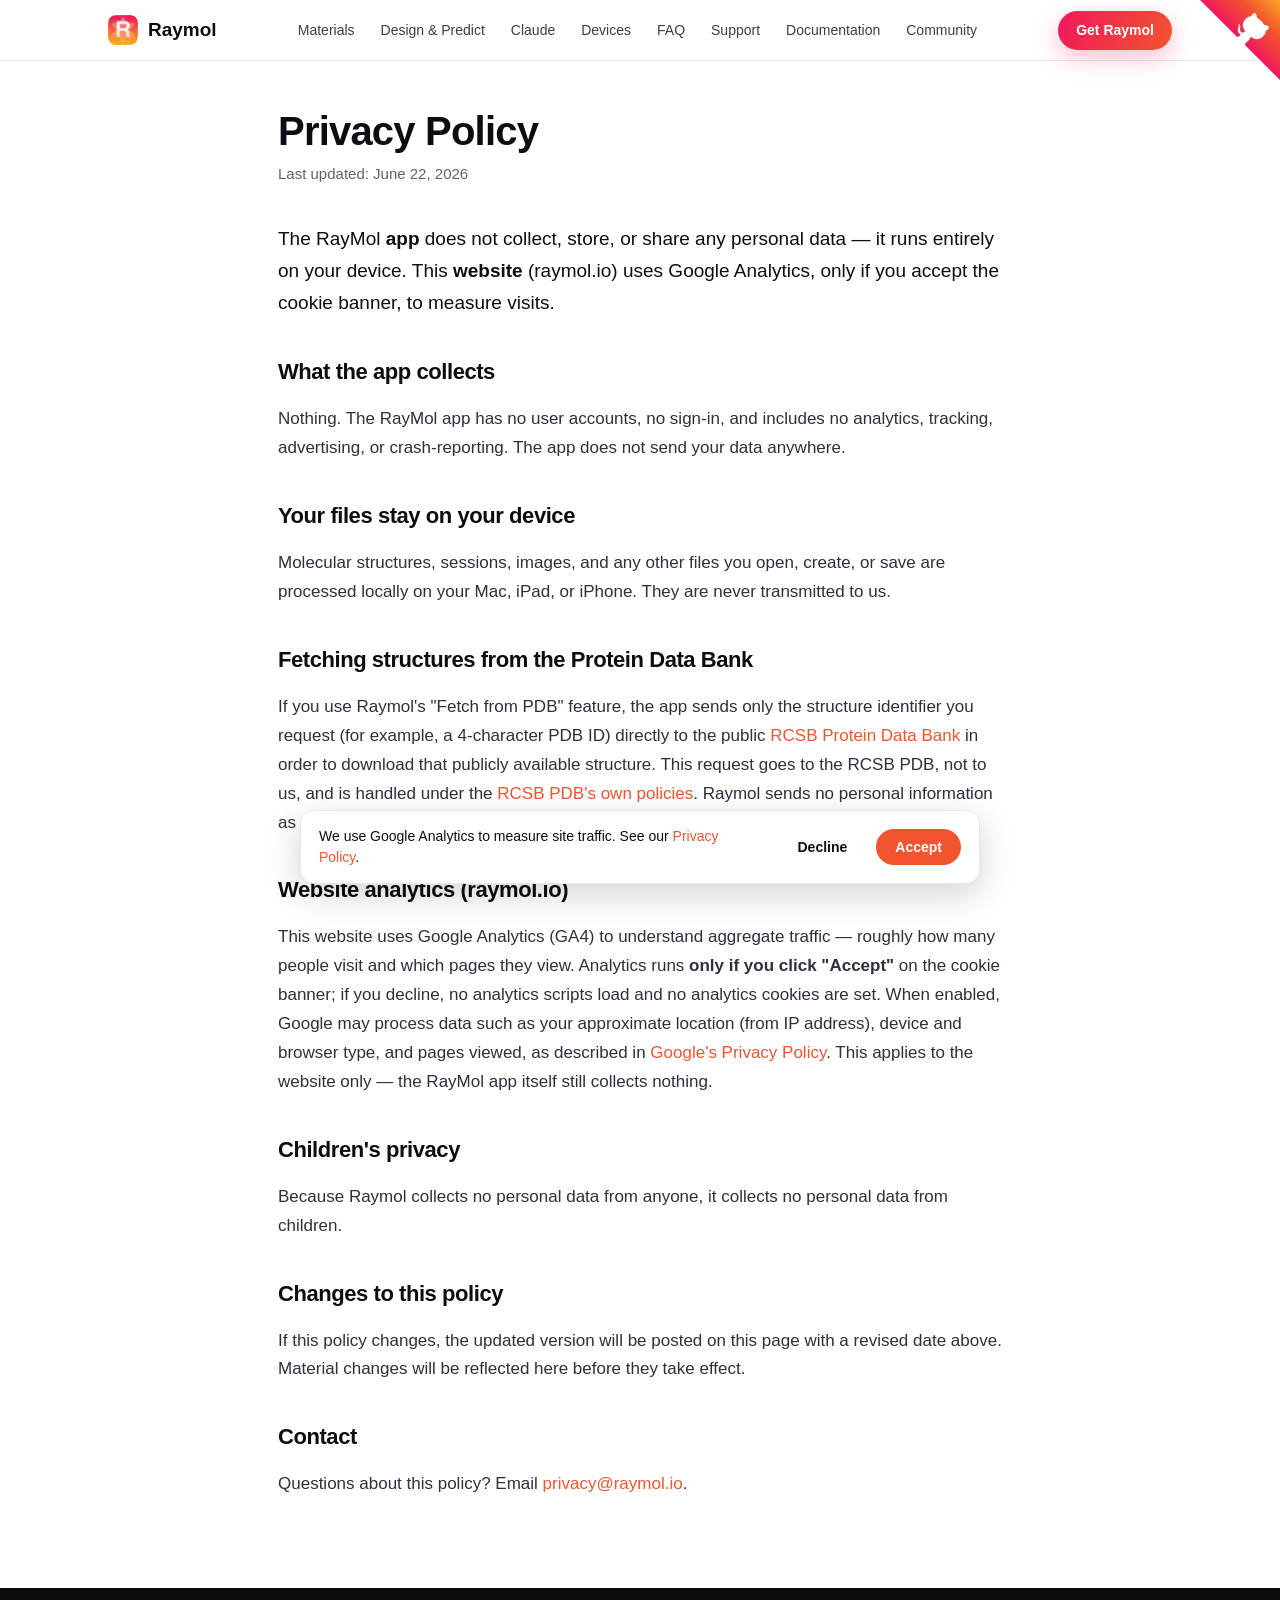
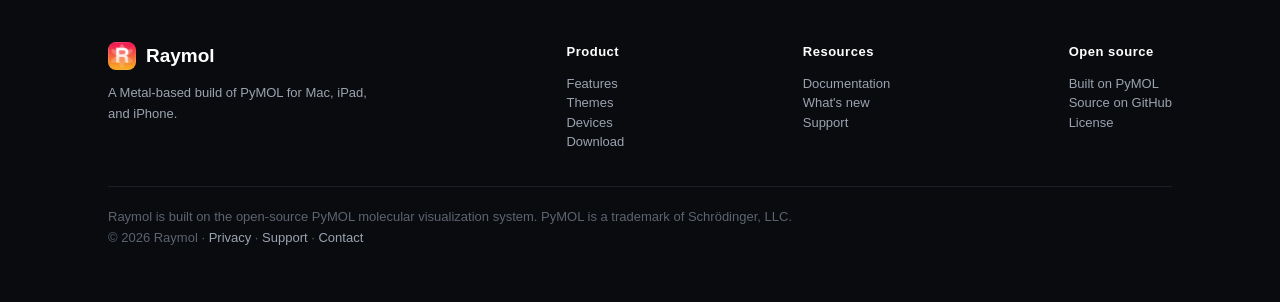
<file: privacy.html>
<!DOCTYPE html>
<html lang="en">
<head>
<meta charset="UTF-8">
<meta name="viewport" content="width=device-width, initial-scale=1">
<script>document.documentElement.classList.add('js')</script>
<title>Privacy Policy — Raymol</title>
<meta name="description" content="Raymol's privacy policy. Raymol does not collect any personal data.">
<link rel="canonical" href="https://raymol.io/privacy">
<meta name="theme-color" content="#F2542D">
<meta name="robots" content="index,follow">

<meta property="og:type" content="website">
<meta property="og:url" content="https://raymol.io/privacy">
<meta property="og:title" content="Privacy Policy — Raymol">
<meta property="og:description" content="Raymol's privacy policy. Raymol does not collect any personal data.">
<meta property="og:image" content="https://raymol.io/assets/og-image.png">
<meta property="og:image:width" content="1200">
<meta property="og:image:height" content="630">
<meta property="og:image:alt" content="Raymol — molecular visualization on Mac, iPad, and iPhone">
<meta property="og:site_name" content="Raymol">
<meta name="twitter:card" content="summary_large_image">
<meta name="twitter:title" content="Privacy Policy — Raymol">
<meta name="twitter:description" content="Raymol's privacy policy. Raymol does not collect any personal data.">
<meta name="twitter:image" content="https://raymol.io/assets/og-image.png">

<link rel="icon" type="image/png" href="assets/raymol-app-icon.png?v=2">
<link rel="apple-touch-icon" href="assets/apple-touch-icon.png">

<link rel="stylesheet" href="styles.css?v=1.14.0">
<style>
html,body{overflow-x:hidden;overflow-x:clip;max-width:100%}
.legal{max-width:780px;margin:0 auto;padding:48px 28px 72px}
.legal h1{font-size:40px;line-height:1.1;margin:0 0 8px}
.legal .updated{color:var(--muted);font-size:15px;margin:0 0 36px}
.legal h2{font-size:22px;margin:36px 0 12px}
.legal p,.legal li{font-size:17px;line-height:1.7;color:#2b313b}
.legal ul{padding-left:22px;margin:12px 0}
.legal li{margin:6px 0}
.legal a{color:#F2542D}
.legal .lede{font-size:19px;color:var(--ink)}
@media(max-width:880px){.legal h1{font-size:32px}}
</style>
<script src="/analytics.js" defer></script>
</head>
<body>
<a class="skip-link" href="#main">Skip to content</a>

<a class="github-corner" href="https://github.com/javierbq/RayMol"
   aria-label="View the Raymol source on GitHub">
  <svg width="80" height="80" viewBox="0 0 250 250" aria-hidden="true" focusable="false">
    <defs><linearGradient id="gh-corner-grad" x1="1" y1="0" x2="0" y2="1">
      <stop offset="0%" stop-color="#F9A825"/>
      <stop offset="24%" stop-color="#F2542D"/>
      <stop offset="50%" stop-color="#F0185C"/>
    </linearGradient></defs>
    <path class="octo-bg" d="M0,0 L115,115 L130,115 L142,142 L250,250 L250,0 Z"/>
    <path class="octo-arm" d="M128.3,109.0 C113.8,99.7 119.0,89.6 119.0,89.6 C122.0,82.7 120.5,78.6 120.5,78.6 C119.2,72.0 123.4,76.3 123.4,76.3 C127.3,80.9 125.5,87.3 125.5,87.3 C122.9,97.6 130.6,101.9 134.4,103.2"/>
    <path class="octo-body" d="M115.0,115.0 C114.9,115.1 118.7,116.5 119.8,115.4 L133.7,101.6 C136.9,99.2 139.9,98.4 142.2,98.6 C133.8,88.0 127.5,74.4 143.8,58.0 C148.5,53.4 154.0,51.2 159.7,51.0 C160.3,49.4 163.2,43.6 171.4,40.1 C171.4,40.1 176.1,42.5 178.8,56.2 C183.1,58.6 187.2,61.8 190.9,65.4 C194.5,69.0 197.7,73.2 200.1,77.6 C213.8,80.2 216.3,84.9 216.3,84.9 C212.7,93.1 206.9,96.0 205.4,96.6 C205.1,102.4 203.0,107.8 198.3,112.5 C181.9,128.9 168.3,122.5 157.7,114.1 C157.9,116.9 156.7,120.9 152.7,124.9 L141.0,136.5 C139.8,137.7 141.6,141.9 141.8,141.8 Z"/>
  </svg>
</a>

<svg width="0" height="0" style="position:absolute"><defs>
  <linearGradient id="tile" x1="0" y1="0" x2="1" y2="1">
    <stop offset="0%" stop-color="#F0185C"/><stop offset="52%" stop-color="#F2542D"/><stop offset="100%" stop-color="#F9A825"/>
  </linearGradient>
  <g id="porb">
    <path d="M100 100 C 78 72 78 30 100 14 C 122 30 122 72 100 100 Z" fill="#fff" fill-opacity=".26" stroke="#fff" stroke-opacity=".88" stroke-width="2.5"/>
    <path d="M100 100 C 78 128 78 170 100 186 C 122 170 122 128 100 100 Z" fill="#fff" fill-opacity=".26" stroke="#fff" stroke-opacity=".88" stroke-width="2.5"/>
  </g>
  <symbol id="logo" viewBox="0 0 200 200">
    <rect width="200" height="200" rx="45" fill="url(#tile)"/>
    <use href="#porb" transform="rotate(0 100 100)"/><use href="#porb" transform="rotate(60 100 100)"/><use href="#porb" transform="rotate(120 100 100)"/>
    <text x="100" y="146" text-anchor="middle" font-family="-apple-system,Arial" font-weight="800" font-size="140" fill="#fff" stroke="#5A0A24" stroke-width="5">R</text>
  </symbol>
</defs></svg>

<nav aria-label="Primary"><div class="wrap">
  <a class="brand" href="/" style="text-decoration:none;color:inherit"><img class="ico" src="assets/raymol-app-icon.png?v=2" alt="Raymol"> Raymol</a>
  <div class="links" id="nav-links">
    <a href="/#materials">Materials</a><a href="/#design-predict">Design &amp; Predict</a><a href="/#ai-connect">Claude</a><a href="/#devices">Devices</a><a href="/#faq">FAQ</a><a href="/support">Support</a><a href="https://javierbq.github.io/RayMol/">Documentation</a><a href="/community">Community</a>
  </div>
  <button class="nav-toggle" aria-label="Menu" aria-expanded="false" aria-controls="nav-links">
    <span></span><span></span><span></span>
  </button>
  <a class="btn btn-primary" href="/#download" style="padding:9px 18px;font-size:14px;text-decoration:none">Get Raymol</a>
</div></nav>

<main id="main">
<article class="legal">
  <h1>Privacy Policy</h1>
  <p class="updated">Last updated: June 22, 2026</p>

  <p class="lede">The RayMol <strong>app</strong> does not collect, store, or share any personal data — it runs entirely on your device. This <strong>website</strong> (raymol.io) uses Google Analytics, only if you accept the cookie banner, to measure visits.</p>

  <h2>What the app collects</h2>
  <p>Nothing. The RayMol app has no user accounts, no sign-in, and includes no analytics, tracking, advertising, or crash-reporting. The app does not send your data anywhere.</p>

  <h2>Your files stay on your device</h2>
  <p>Molecular structures, sessions, images, and any other files you open, create, or save are processed locally on your Mac, iPad, or iPhone. They are never transmitted to us.</p>

  <h2>Fetching structures from the Protein Data Bank</h2>
  <p>If you use Raymol's "Fetch from PDB" feature, the app sends only the structure identifier you request (for example, a 4-character PDB ID) directly to the public <a href="https://www.rcsb.org/">RCSB Protein Data Bank</a> in order to download that publicly available structure. This request goes to the RCSB PDB, not to us, and is handled under the <a href="https://www.rcsb.org/pages/policies">RCSB PDB's own policies</a>. Raymol sends no personal information as part of this request.</p>

  <h2>Website analytics (raymol.io)</h2>
  <p>This website uses Google Analytics (GA4) to understand aggregate traffic — roughly how many people visit and which pages they view. Analytics runs <strong>only if you click "Accept"</strong> on the cookie banner; if you decline, no analytics scripts load and no analytics cookies are set. When enabled, Google may process data such as your approximate location (from IP address), device and browser type, and pages viewed, as described in <a href="https://policies.google.com/privacy">Google's Privacy Policy</a>. This applies to the website only — the RayMol app itself still collects nothing.</p>

  <h2>Children's privacy</h2>
  <p>Because Raymol collects no personal data from anyone, it collects no personal data from children.</p>

  <h2>Changes to this policy</h2>
  <p>If this policy changes, the updated version will be posted on this page with a revised date above. Material changes will be reflected here before they take effect.</p>

  <h2>Contact</h2>
  <p>Questions about this policy? Email <a href="mailto:privacy@raymol.io">privacy@raymol.io</a>.</p>
</article>
</main>

<footer><div class="wrap">
  <div class="cols">
    <div style="max-width:280px">
      <div class="brand" style="color:#fff"><img class="ico" style="width:28px;height:28px" src="assets/raymol-app-icon.png?v=2" alt="Raymol"> Raymol</div>
      <p style="margin-top:12px;line-height:1.6">A Metal-based build of PyMOL for Mac, iPad, and iPhone.</p>
    </div>
    <div><h4>Product</h4><a href="/#features">Features</a><br><a href="/#themes">Themes</a><br><a href="/#devices">Devices</a><br><a href="/#download">Download</a></div>
    <div><h4>Resources</h4><a href="https://javierbq.github.io/RayMol/">Documentation</a><br><a href="https://github.com/javierbq/RayMol/releases/tag/v1.14.0">What's new</a><br><a href="/support">Support</a></div>
    <div><h4>Open source</h4><a href="https://github.com/schrodinger/pymol-open-source">Built on PyMOL</a><br><a href="https://github.com/javierbq/raymol">Source on GitHub</a><br>License</div>
  </div>
  <div class="credit">
    Raymol is built on the open-source PyMOL molecular visualization system. PyMOL is a trademark of Schrödinger, LLC.<br>
    © 2026 Raymol · <a href="/privacy">Privacy</a> · <a href="/support">Support</a> · <a href="mailto:support@raymol.io">Contact</a>
  </div>
</div></footer>

<script src="main.js?v=1.14.0" defer></script>
</body>
</html>
</file>
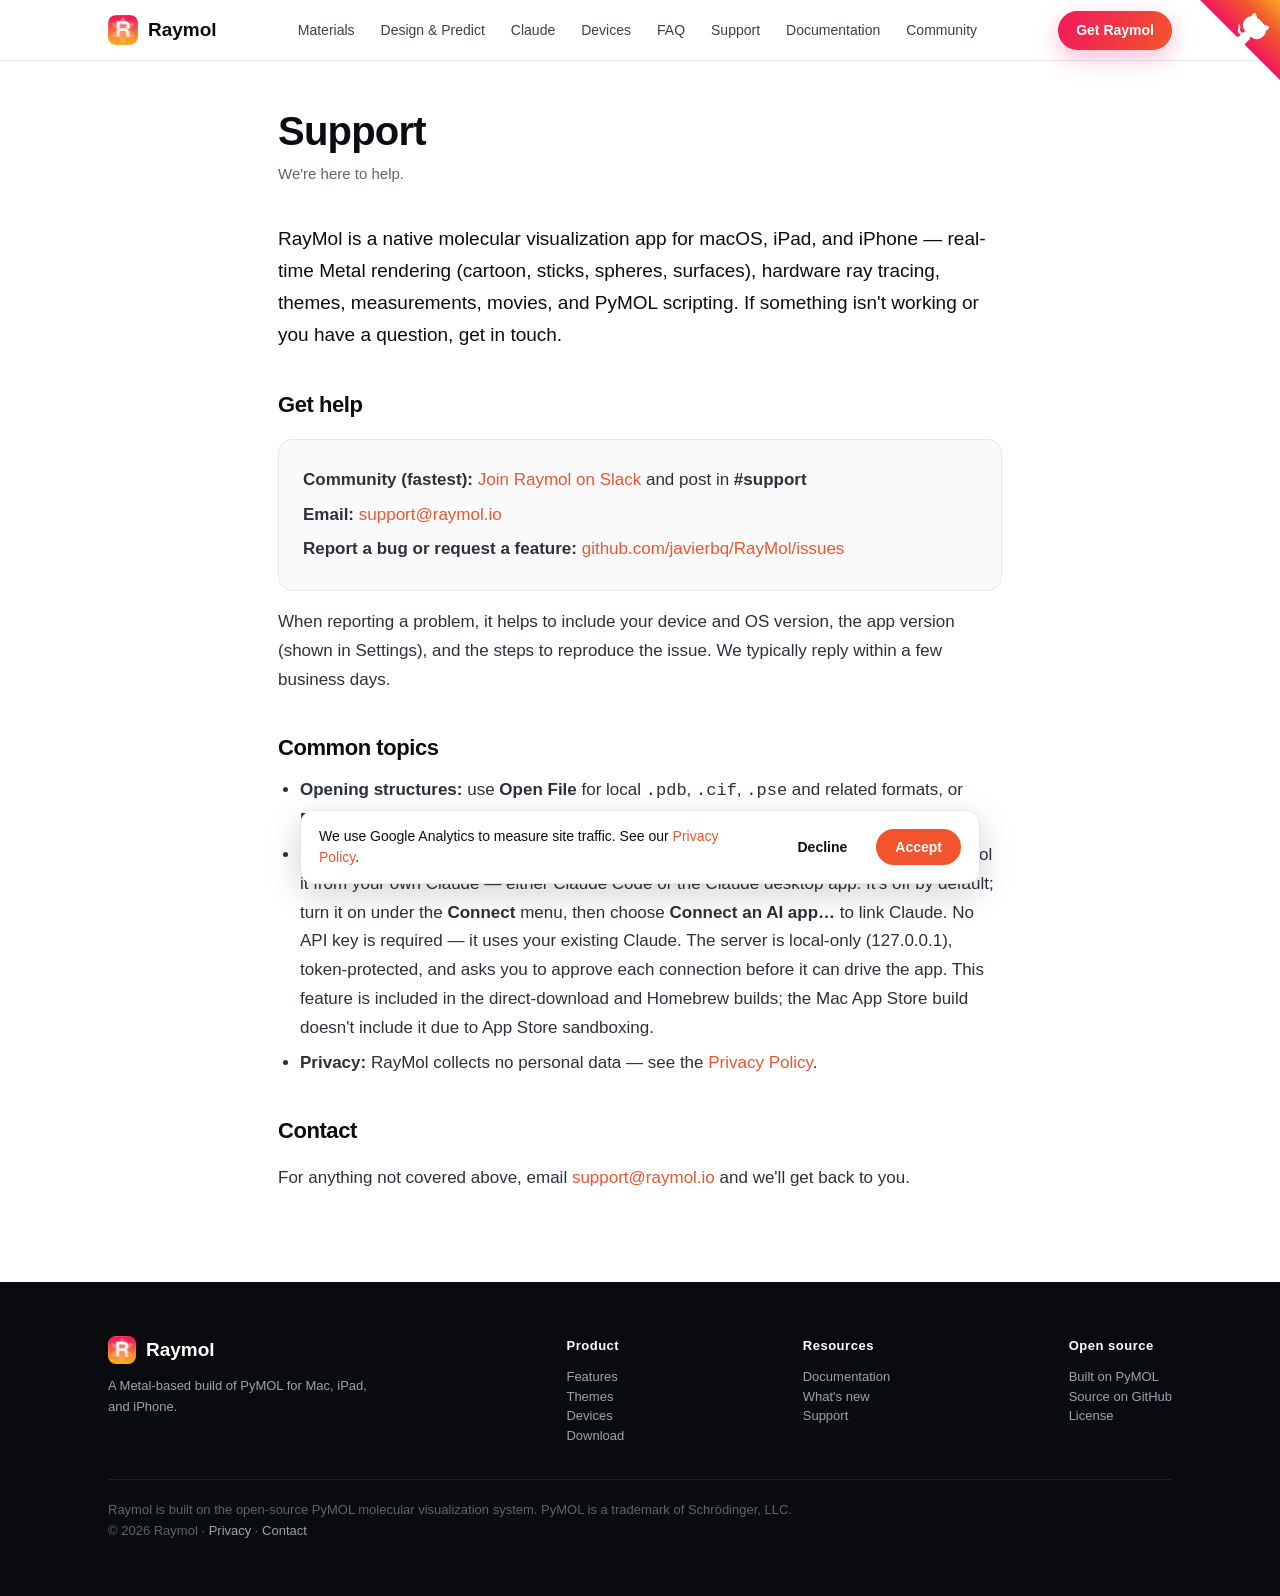
<file: support.html>
<!DOCTYPE html>
<html lang="en">
<head>
<meta charset="UTF-8">
<meta name="viewport" content="width=device-width, initial-scale=1">
<script>document.documentElement.classList.add('js')</script>
<title>Support — Raymol</title>
<meta name="description" content="Get help with Raymol: email support, report issues, and answers to common questions about the molecular visualization app for Mac, iPad, and iPhone.">
<link rel="canonical" href="https://raymol.io/support">
<meta name="theme-color" content="#F2542D">
<meta name="robots" content="index,follow">

<meta property="og:type" content="website">
<meta property="og:url" content="https://raymol.io/support">
<meta property="og:title" content="Support — Raymol">
<meta property="og:description" content="Get help with Raymol: email support, report issues, and answers to common questions about the molecular visualization app for Mac, iPad, and iPhone.">
<meta property="og:image" content="https://raymol.io/assets/og-image.png">
<meta property="og:image:width" content="1200">
<meta property="og:image:height" content="630">
<meta property="og:image:alt" content="Raymol — molecular visualization on Mac, iPad, and iPhone">
<meta property="og:site_name" content="Raymol">
<meta name="twitter:card" content="summary_large_image">
<meta name="twitter:title" content="Support — Raymol">
<meta name="twitter:description" content="Get help with Raymol: email support, report issues, and answers to common questions.">
<meta name="twitter:image" content="https://raymol.io/assets/og-image.png">

<link rel="icon" type="image/png" href="assets/raymol-app-icon.png?v=2">
<link rel="apple-touch-icon" href="assets/apple-touch-icon.png">

<link rel="stylesheet" href="styles.css?v=1.14.0">
<style>
html,body{overflow-x:hidden;overflow-x:clip;max-width:100%}
.legal{max-width:780px;margin:0 auto;padding:48px 28px 72px}
.legal h1{font-size:40px;line-height:1.1;margin:0 0 8px}
.legal .updated{color:var(--muted);font-size:15px;margin:0 0 36px}
.legal h2{font-size:22px;margin:36px 0 12px}
.legal p,.legal li{font-size:17px;line-height:1.7;color:#2b313b}
.legal ul{padding-left:22px;margin:12px 0}
.legal li{margin:6px 0}
.legal a{color:#F2542D}
.legal .lede{font-size:19px;color:var(--ink)}
.legal .contact-card{margin:18px 0 8px;padding:20px 24px;border:1px solid var(--line,#e7e7ea);border-radius:14px;background:#fafafa}
.legal .contact-card p{margin:6px 0}
@media(max-width:880px){.legal h1{font-size:32px}}
</style>
<script src="/analytics.js" defer></script>
</head>
<body>
<a class="skip-link" href="#main">Skip to content</a>

<a class="github-corner" href="https://github.com/javierbq/RayMol"
   aria-label="View the Raymol source on GitHub">
  <svg width="80" height="80" viewBox="0 0 250 250" aria-hidden="true" focusable="false">
    <defs><linearGradient id="gh-corner-grad" x1="1" y1="0" x2="0" y2="1">
      <stop offset="0%" stop-color="#F9A825"/>
      <stop offset="24%" stop-color="#F2542D"/>
      <stop offset="50%" stop-color="#F0185C"/>
    </linearGradient></defs>
    <path class="octo-bg" d="M0,0 L115,115 L130,115 L142,142 L250,250 L250,0 Z"/>
    <path class="octo-arm" d="M128.3,109.0 C113.8,99.7 119.0,89.6 119.0,89.6 C122.0,82.7 120.5,78.6 120.5,78.6 C119.2,72.0 123.4,76.3 123.4,76.3 C127.3,80.9 125.5,87.3 125.5,87.3 C122.9,97.6 130.6,101.9 134.4,103.2"/>
    <path class="octo-body" d="M115.0,115.0 C114.9,115.1 118.7,116.5 119.8,115.4 L133.7,101.6 C136.9,99.2 139.9,98.4 142.2,98.6 C133.8,88.0 127.5,74.4 143.8,58.0 C148.5,53.4 154.0,51.2 159.7,51.0 C160.3,49.4 163.2,43.6 171.4,40.1 C171.4,40.1 176.1,42.5 178.8,56.2 C183.1,58.6 187.2,61.8 190.9,65.4 C194.5,69.0 197.7,73.2 200.1,77.6 C213.8,80.2 216.3,84.9 216.3,84.9 C212.7,93.1 206.9,96.0 205.4,96.6 C205.1,102.4 203.0,107.8 198.3,112.5 C181.9,128.9 168.3,122.5 157.7,114.1 C157.9,116.9 156.7,120.9 152.7,124.9 L141.0,136.5 C139.8,137.7 141.6,141.9 141.8,141.8 Z"/>
  </svg>
</a>

<svg width="0" height="0" style="position:absolute"><defs>
  <linearGradient id="tile" x1="0" y1="0" x2="1" y2="1">
    <stop offset="0%" stop-color="#F0185C"/><stop offset="52%" stop-color="#F2542D"/><stop offset="100%" stop-color="#F9A825"/>
  </linearGradient>
  <g id="porb">
    <path d="M100 100 C 78 72 78 30 100 14 C 122 30 122 72 100 100 Z" fill="#fff" fill-opacity=".26" stroke="#fff" stroke-opacity=".88" stroke-width="2.5"/>
    <path d="M100 100 C 78 128 78 170 100 186 C 122 170 122 128 100 100 Z" fill="#fff" fill-opacity=".26" stroke="#fff" stroke-opacity=".88" stroke-width="2.5"/>
  </g>
  <symbol id="logo" viewBox="0 0 200 200">
    <rect width="200" height="200" rx="45" fill="url(#tile)"/>
    <use href="#porb" transform="rotate(0 100 100)"/><use href="#porb" transform="rotate(60 100 100)"/><use href="#porb" transform="rotate(120 100 100)"/>
    <text x="100" y="146" text-anchor="middle" font-family="-apple-system,Arial" font-weight="800" font-size="140" fill="#fff" stroke="#5A0A24" stroke-width="5">R</text>
  </symbol>
</defs></svg>

<nav aria-label="Primary"><div class="wrap">
  <a class="brand" href="/" style="text-decoration:none;color:inherit"><img class="ico" src="assets/raymol-app-icon.png?v=2" alt="Raymol"> Raymol</a>
  <div class="links" id="nav-links">
    <a href="/#materials">Materials</a><a href="/#design-predict">Design &amp; Predict</a><a href="/#ai-connect">Claude</a><a href="/#devices">Devices</a><a href="/#faq">FAQ</a><a href="/support">Support</a><a href="https://javierbq.github.io/RayMol/">Documentation</a><a href="/community">Community</a>
  </div>
  <button class="nav-toggle" aria-label="Menu" aria-expanded="false" aria-controls="nav-links">
    <span></span><span></span><span></span>
  </button>
  <a class="btn btn-primary" href="/#download" style="padding:9px 18px;font-size:14px;text-decoration:none">Get Raymol</a>
</div></nav>

<main id="main">
<article class="legal">
  <h1>Support</h1>
  <p class="updated">We're here to help.</p>

  <p class="lede">RayMol is a native molecular visualization app for macOS, iPad, and iPhone — real-time Metal rendering (cartoon, sticks, spheres, surfaces), hardware ray tracing, themes, measurements, movies, and PyMOL scripting. If something isn't working or you have a question, get in touch.</p>

  <h2>Get help</h2>
  <div class="contact-card">
    <p><strong>Community (fastest):</strong> <a href="/community">Join Raymol on Slack</a> and post in <strong>#support</strong></p>
    <p><strong>Email:</strong> <a href="mailto:support@raymol.io">support@raymol.io</a></p>
    <p><strong>Report a bug or request a feature:</strong> <a href="https://github.com/javierbq/RayMol/issues">github.com/javierbq/RayMol/issues</a></p>
  </div>
  <p>When reporting a problem, it helps to include your device and OS version, the app version (shown in Settings), and the steps to reproduce the issue. We typically reply within a few business days.</p>

  <h2>Common topics</h2>
  <ul>
    <li><strong>Opening structures:</strong> use <strong>Open File</strong> for local <code>.pdb</code>, <code>.cif</code>, <code>.pse</code> and related formats, or <strong>Fetch from PDB</strong> to download a structure by its 4-letter PDB ID.</li>
    <li><strong>Drive RayMol with Claude (macOS):</strong> RayMol has a built-in MCP server, so you can control it from your own Claude — either Claude Code or the Claude desktop app. It's off by default; turn it on under the <strong>Connect</strong> menu, then choose <strong>Connect an AI app…</strong> to link Claude. No API key is required — it uses your existing Claude. The server is local-only (127.0.0.1), token-protected, and asks you to approve each connection before it can drive the app. This feature is included in the direct-download and Homebrew builds; the Mac App Store build doesn't include it due to App Store sandboxing.</li>
    <li><strong>Privacy:</strong> RayMol collects no personal data — see the <a href="/privacy">Privacy Policy</a>.</li>
  </ul>

  <h2>Contact</h2>
  <p>For anything not covered above, email <a href="mailto:support@raymol.io">support@raymol.io</a> and we'll get back to you.</p>
</article>
</main>

<footer><div class="wrap">
  <div class="cols">
    <div style="max-width:280px">
      <div class="brand" style="color:#fff"><img class="ico" style="width:28px;height:28px" src="assets/raymol-app-icon.png?v=2" alt="Raymol"> Raymol</div>
      <p style="margin-top:12px;line-height:1.6">A Metal-based build of PyMOL for Mac, iPad, and iPhone.</p>
    </div>
    <div><h4>Product</h4><a href="/#features">Features</a><br><a href="/#themes">Themes</a><br><a href="/#devices">Devices</a><br><a href="/#download">Download</a></div>
    <div><h4>Resources</h4><a href="https://javierbq.github.io/RayMol/">Documentation</a><br><a href="https://github.com/javierbq/RayMol/releases/tag/v1.14.0">What's new</a><br><a href="/support">Support</a></div>
    <div><h4>Open source</h4><a href="https://github.com/schrodinger/pymol-open-source">Built on PyMOL</a><br><a href="https://github.com/javierbq/raymol">Source on GitHub</a><br>License</div>
  </div>
  <div class="credit">
    Raymol is built on the open-source PyMOL molecular visualization system. PyMOL is a trademark of Schrödinger, LLC.<br>
    © 2026 Raymol · <a href="/privacy">Privacy</a> · <a href="mailto:support@raymol.io">Contact</a>
  </div>
</div></footer>

<script src="main.js?v=1.14.0" defer></script>
</body>
</html>
</file>
<file: styles.css>
:root{
    --ink:#0b0d12; --muted:#5b6470; --line:#e6e8ec;
    --bg:#ffffff; --bg2:#f6f7f9; --darkpanel:#0a0b0f;
    --rose:#F0185C; --coral:#F2542D; --gold:#F9A825; --maroon:#5A0A24;
    --grad:linear-gradient(110deg,#F0185C 0%,#F2542D 52%,#F9A825 100%);
  }
  *{box-sizing:border-box}
  html{scroll-behavior:smooth;overflow-x:hidden;overflow-x:clip;scroll-padding-top:64px}
  body{margin:0;background:var(--bg);color:var(--ink);overflow-x:hidden;overflow-x:clip;
    font-family:-apple-system,BlinkMacSystemFont,"SF Pro Display","Helvetica Neue",Arial,sans-serif;
    -webkit-font-smoothing:antialiased;line-height:1.5}
  .wrap{max-width:1120px;margin:0 auto;padding:0 28px}
  a{color:inherit;text-decoration:none}
  a:focus-visible,button:focus-visible,summary:focus-visible{outline:3px solid #C21D4B;outline-offset:2px;border-radius:6px}
  .grad-text{background:var(--grad);-webkit-background-clip:text;background-clip:text;color:transparent}
  .btn{display:inline-flex;align-items:center;gap:8px;border-radius:999px;font-weight:600;font-size:15px;padding:12px 22px;cursor:pointer;border:0}
  .btn-primary{background:linear-gradient(110deg,#F0185C,#F2542D);color:#fff;box-shadow:0 8px 24px rgba(240,24,92,.28)}
  .kicker{font-size:12px;font-weight:700;letter-spacing:.14em;text-transform:uppercase;color:#C21D4B}
  h1,h2,h3{letter-spacing:-.02em;margin:0}
  section{padding:96px 0}
  .media{position:relative;border-radius:16px;overflow:hidden;background:#0a0b0f}
  .media img{display:block;width:100%;height:auto}
  .media--empty{border:2px dashed #c7ccd4;background:repeating-linear-gradient(45deg,#fafbfc,#fafbfc 12px,#f1f3f6 12px,#f1f3f6 24px);min-height:320px;display:flex;align-items:center;justify-content:center;text-align:center;color:#8a93a0;font-size:13px;padding:18px}
  .media--empty b{color:#5b6470}
  .node{position:absolute;border-radius:50%}

  .store-badge{display:inline-block}
  .store-badge img{height:54px;width:auto;display:block}
  .store-badge.soon{opacity:.45;pointer-events:none}

  /* DOWNLOAD / INSTALL CHANNELS */
  .dl-grid{display:grid;grid-template-columns:repeat(3,1fr);gap:22px;margin-top:44px}
  .dl-card{min-width:0;border:1px solid var(--line);border-radius:16px;padding:26px 24px;background:#fff;display:flex;flex-direction:column;align-items:center;text-align:center;gap:10px}
  .dl-card h3{font-size:18px;margin:0}
  .dl-card>p{font-size:14px;color:var(--muted);margin:0;flex:1 0 auto;min-height:40px}
  .mcp-badge{display:inline-flex;align-items:center;gap:6px;font-size:11.5px;font-weight:700;letter-spacing:.03em;padding:4px 11px;border-radius:999px;color:#C21D4B;background:rgba(240,24,92,.08);border:1px solid rgba(240,24,92,.22)}
  .dl-card .store-badge{margin-top:4px}
  .dl-card .store-badge img{height:52px}
  .dl-card .btn{margin-top:4px}
  .brew{display:flex;align-items:stretch;gap:8px;width:100%;margin-top:4px}
  .brew code{flex:1 1 auto;min-width:0;background:var(--bg2);border:1px solid var(--line);border-radius:10px;padding:11px 12px;font-family:ui-monospace,SFMono-Regular,Menlo,monospace;font-size:12.5px;color:var(--ink);overflow-x:auto;white-space:nowrap}
  .brew-copy{flex:0 0 auto;border:1px solid var(--line);background:#fff;border-radius:10px;padding:0 14px;font-size:13px;font-weight:600;cursor:pointer;color:var(--ink);transition:color .15s,border-color .15s}
  .brew-copy:hover{border-color:var(--coral);color:var(--coral)}
  .brew-copy.copied{border-color:#157347;color:#157347}
  .dl-note{max-width:720px;margin:30px auto 0;text-align:center;font-size:14.5px;color:var(--muted);line-height:1.65}
  .dl-note b{color:var(--ink)}
  @media(max-width:880px){.dl-grid{grid-template-columns:1fr}.dl-card>p{min-height:0}}
  /* one labelled group per platform — the label reuses .kicker */
  .dl-group{margin-top:44px}
  .dl-group .kicker{text-align:center}
  .dl-group .dl-grid{margin-top:18px}
  .dl-single{max-width:520px;margin:18px auto 0}
  .cta-soon{display:flex;flex-direction:column;align-items:center;gap:14px;margin-top:30px}
  .cta-soon .cta-row{margin-top:0}
  .soon-pill{display:inline-block;padding:8px 18px;border-radius:999px;font-size:14px;font-weight:700;letter-spacing:.03em;background:linear-gradient(110deg,#F0185C,#F2542D);color:#fff;box-shadow:0 8px 24px rgba(240,24,92,.25)}
  .launch-pill{text-decoration:none;transition:transform .2s ease,box-shadow .2s ease}
  .launch-pill:hover,.launch-pill:focus-visible{transform:translateY(-2px);box-shadow:0 12px 30px rgba(240,24,92,.32)}
  .soon-note{font-size:13px;color:#8a93a0}
  .other-install{color:var(--coral);font-weight:600}
  .other-install:hover{text-decoration:underline}

  .supporters{display:flex;flex-wrap:wrap;align-items:center;justify-content:center;gap:44px;margin-top:30px}
  .supporter{display:inline-flex;align-items:center;transition:transform .25s ease}
  .supporter:hover,.supporter:focus-visible{transform:translateY(-2px)}
  .supporter img{height:72px;width:auto;display:block}
  @media(max-width:600px){.supporter img{height:56px}}

  nav{position:sticky;top:0;z-index:50;background:rgba(255,255,255,.8);backdrop-filter:saturate(180%) blur(14px);border-bottom:1px solid var(--line)}
  nav .wrap{display:flex;align-items:center;justify-content:space-between;height:60px}
  nav .links{display:flex;gap:26px;font-size:14px;color:#3a3f48}
  nav .links a:hover{color:var(--rose)}
  .brand{display:flex;align-items:center;gap:10px;font-weight:700;font-size:19px}
  .brand .ico{width:30px;height:30px;border-radius:8px}
  .skip-link{position:absolute;left:-999px;top:0;background:#fff;color:var(--ink);padding:10px 16px;z-index:100;border-radius:0 0 8px 0}
  .skip-link:focus{left:0}
  .nav-toggle{display:none;background:none;border:0;cursor:pointer;width:40px;height:40px;flex-direction:column;gap:5px;justify-content:center;align-items:center}
  .nav-toggle span{width:22px;height:2px;background:var(--ink);border-radius:2px;transition:.2s}
  .nav-toggle[aria-expanded="true"] span:nth-child(1){transform:translateY(7px) rotate(45deg)}
  .nav-toggle[aria-expanded="true"] span:nth-child(2){opacity:0}
  .nav-toggle[aria-expanded="true"] span:nth-child(3){transform:translateY(-7px) rotate(-45deg)}
  @media(max-width:820px){
    .nav-toggle{display:flex}
    nav .links{position:absolute;top:60px;left:0;right:0;background:#fff;border-bottom:1px solid var(--line);flex-direction:column;gap:0;padding:8px 0;display:none}
    nav .links.open{display:flex}
    nav .links a{padding:13px 28px}
  }

  /* GITHUB CORNER — fixed wedge linking to the source repo.
     Sits above the sticky nav (z-index 50) and reserves room in the nav so the
     "Get Raymol" CTA never slides underneath it. See
     docs/superpowers/specs/2026-08-05-github-corner-design.md */
  .github-corner{position:fixed;top:0;right:0;z-index:60;line-height:0}
  .github-corner svg{display:block;border:0;color:#fff}
  .github-corner .octo-bg{fill:url(#gh-corner-grad) #F2542D}
  .github-corner .octo-arm,.github-corner .octo-body{fill:currentColor}
  .github-corner .octo-arm{transform-origin:130px 106px}
  .github-corner:hover .octo-arm,
  .github-corner:focus-visible .octo-arm{animation:octocat-wave 560ms ease-in-out}
  /* global a:focus-visible uses outline-offset:2px, which draws off-screen at the
     viewport corner and gets clipped; pull it inside the wedge instead */
  .github-corner:focus-visible{outline-offset:-6px}
  @keyframes octocat-wave{0%,100%{transform:rotate(0)}
    20%,60%{transform:rotate(-25deg)}40%,80%{transform:rotate(10deg)}}
  /* .wrap clears an 80px corner only at >=1224px: it is border-box, so above
     1120px the CTA's right edge sits at (vw-1120)/2 + 28 from the viewport edge. */
  @media(max-width:1223px){nav .wrap{padding-right:108px}}
  /* 960, not the nav's own 820: the nav's one-line content is 800px, so it can only
     afford the 108px reservation above ~936px. Hiding at 820 wraps every link. */
  @media(max-width:960px){.github-corner{display:none}nav .wrap{padding-right:28px}}
  @media(prefers-reduced-motion:reduce){.github-corner .octo-arm{animation:none!important}}

  .hero{padding:72px 0 40px;text-align:center}
  .hero h1{font-size:60px;font-weight:800;line-height:1.05;margin:18px 0 0}
  .hero p.lead{font-size:21px;color:var(--muted);max-width:680px;margin:18px auto 0}
  .cta-row{display:flex;gap:14px;justify-content:center;flex-wrap:wrap;margin-top:30px}
  /* like .cta-row, but centres store badges on the buttons' centre line */
  .cta-dl{display:flex;gap:14px;justify-content:center;align-items:center;flex-wrap:wrap;margin-top:30px}
  .cta-dl .soon-note{flex:1 0 100%;text-align:center;margin-top:0}
  .freenote{margin-top:14px;font-size:13px;color:#8a93a0}
  .hero-shot{margin-top:54px}
  /* hero visual: a 16:10 recording of Raymol playing a movie; playback is initVideos() in main.js */
  .hero-video{position:relative;aspect-ratio:16/10;border-radius:16px;overflow:hidden;border:1px solid #1c1f27;box-shadow:0 40px 90px rgba(11,13,18,.34);background:#000}
  .hero-video video{display:block;width:100%;height:100%;object-fit:cover}
  .theme-carousel{position:relative;aspect-ratio:2400/1600;border-radius:16px;overflow:hidden;border:1px solid #1c1f27;box-shadow:0 40px 90px rgba(11,13,18,.34);background:#0a0b0f}
  .tc-slide{position:absolute;inset:0;width:100%;height:100%;object-fit:cover;display:block;opacity:0;transition:opacity .9s ease}
  .tc-slide.active{opacity:1}
  .tc-label{position:absolute;top:16px;left:16px;z-index:4;font-size:12px;font-weight:700;letter-spacing:.1em;text-transform:uppercase;padding:6px 13px;border-radius:999px;background:rgba(10,11,15,.62);color:#fff;border:1px solid rgba(255,255,255,.22);backdrop-filter:blur(6px)}
  .tc-dots{position:absolute;bottom:16px;left:50%;transform:translateX(-50%);z-index:4;display:flex;gap:9px}
  .tc-dot{width:9px;height:9px;border-radius:50%;padding:0;cursor:pointer;border:1px solid rgba(255,255,255,.55);background:rgba(255,255,255,.28);transition:background .2s}
  .tc-dot.active{background:#fff}
  @media(prefers-reduced-motion:reduce){.tc-slide{transition:none}}
  .device{background:var(--darkpanel);border-radius:20px;padding:10px;box-shadow:0 40px 90px rgba(11,13,18,.28);border:1px solid #1c1f27}
  .device .bar{display:flex;gap:6px;padding:8px 10px}
  .device .bar i{width:10px;height:10px;border-radius:50%;display:inline-block;background:#33363d}
  .viewport{height:380px;border-radius:12px;position:relative;overflow:hidden;background:radial-gradient(120% 100% at 65% 25%,#15233f 0%,#0a0b0f 62%)}
  @media(max-width:880px){.hero h1{font-size:42px}}

  .trust{background:var(--bg2);border-top:1px solid var(--line);border-bottom:1px solid var(--line);padding:34px 0}
  .trust .row{display:flex;align-items:center;justify-content:center;gap:42px;flex-wrap:wrap;color:#5b6470;font-size:14px;font-weight:500}
  .trust b{color:var(--ink)}

  /* HIGHLIGHTS BENTO — four tiles under the hero, each a link down to its section */
  .hl-grid{display:grid;grid-template-columns:repeat(4,1fr);gap:18px}
  .hl-tile{min-width:0;display:flex;flex-direction:column;border:1px solid var(--line);border-radius:16px;overflow:hidden;background:#fff;transition:transform .2s ease,box-shadow .2s ease}
  .hl-tile:hover,.hl-tile:focus-visible{transform:translateY(-3px);box-shadow:0 14px 34px rgba(11,13,18,.14)}
  .hl-tile img{display:block;width:100%;height:auto;aspect-ratio:4/3;object-fit:cover;background:var(--darkpanel)}
  .hl-tile--ui img{object-fit:contain;background:var(--bg2);padding:14px}
  .hl-body{display:flex;flex-direction:column;gap:4px;padding:14px 16px 16px}
  .hl-title{font-weight:700;font-size:16px;color:var(--ink)}
  .hl-line{font-size:13.5px;color:var(--muted)}
  .hl-note{font-size:12px;color:#8a93a0}
  .hl-trust{margin:22px 0 0;text-align:center;font-size:13px;color:#8a93a0}
  @media(max-width:1000px){.hl-grid{grid-template-columns:repeat(2,1fr)}}
  @media(max-width:560px){.hl-grid{grid-template-columns:1fr}}
  @media(prefers-reduced-motion:reduce){.hl-tile{transition:none}.hl-tile:hover,.hl-tile:focus-visible{transform:none}}

  /* DEVICE LINEUP */
  .lineup{display:flex;align-items:flex-end;justify-content:center;gap:0;margin-top:56px;min-height:330px}
  .scene{position:absolute;inset:0;background:radial-gradient(130% 120% at 60% 20%,#16243f,#0a0b0f 60%)}
  .scene .g1{width:46%;height:46%;left:30%;top:18%;background:radial-gradient(circle at 35% 30%,#ff9a6a,#F0185C);box-shadow:0 0 50px #F0185C66}
  .scene .g2{width:28%;height:28%;left:14%;top:48%;background:radial-gradient(circle at 35% 30%,#ffd07a,#F2542D);box-shadow:0 0 36px #F2542D66}
  .laptop{position:relative;z-index:1}
  .laptop .screen{width:430px;height:268px;background:#0a0b0f;border:12px solid #1a1c22;border-bottom:none;border-radius:16px 16px 0 0;overflow:hidden;position:relative}
  .laptop .base{width:494px;height:16px;margin-left:-32px;background:linear-gradient(#d4d8df,#a7adb8);border-radius:0 0 10px 10px;position:relative}
  .laptop .base:after{content:"";position:absolute;top:0;left:50%;transform:translateX(-50%);width:90px;height:7px;background:#8a909c;border-radius:0 0 8px 8px}
  .ipad{position:relative;z-index:2;margin-left:-46px;margin-bottom:6px}
  .ipad .screen{width:212px;height:286px;background:#0a0b0f;border:11px solid #1a1c22;border-radius:22px;overflow:hidden;position:relative}
  .iphone{position:relative;z-index:3;margin-left:-40px;margin-bottom:6px}
  .iphone .screen{width:128px;height:268px;background:#0a0b0f;border:9px solid #1a1c22;border-radius:26px;overflow:hidden;position:relative}
  .iphone .notch{position:absolute;z-index:4;top:6px;left:50%;transform:translateX(-50%);width:46px;height:13px;background:#000;border-radius:9px}
  .full-badge{display:inline-flex;align-items:center;gap:8px;background:#fff;border:1px solid var(--line);box-shadow:0 6px 20px rgba(11,13,18,.08);border-radius:999px;padding:8px 16px;font-weight:600;font-size:14px;color:var(--ink)}
  .full-badge .dot{width:9px;height:9px;border-radius:50%;background:var(--grad)}
  .reqs{display:flex;justify-content:center;gap:36px;flex-wrap:wrap;margin-top:42px;font-size:13px;color:var(--muted)}
  .reqs b{color:var(--ink)}
  @media(max-width:880px){.lineup{transform:scale(.72);transform-origin:top center;margin-bottom:-80px}}
  @media(max-width:600px){.lineup{transform:scale(.46);transform-origin:top center;margin-bottom:-150px}}

  /* COMPARISON */
  .compare{background:var(--darkpanel);color:#fff}
  .compare-slider{position:relative;height:440px;border-radius:18px;overflow:hidden;border:1px solid #20242e;margin-top:40px;touch-action:none;user-select:none;-webkit-user-select:none}
  .compare-after,.compare-before{position:absolute;inset:0}
  .compare-before{clip-path:inset(0 calc(100% - var(--pos)) 0 0)}
  .compare-art{position:absolute;inset:0}
  .compare-art img{pointer-events:none;user-select:none;-webkit-user-select:none;-webkit-user-drag:none}
  .compare-divider{position:absolute;top:0;bottom:0;left:var(--pos);width:2px;background:#fff;transform:translateX(-1px);pointer-events:none}
  .compare-handle{position:absolute;top:50%;left:var(--pos);transform:translate(-50%,-50%);width:44px;height:44px;border-radius:50%;background:var(--grad);color:#fff;display:flex;align-items:center;justify-content:center;font-size:18px;cursor:ew-resize;box-shadow:0 4px 16px rgba(0,0,0,.4);touch-action:none}
  .compare-handle:focus-visible{outline:3px solid #fff;outline-offset:2px}
  .tag{position:absolute;top:16px;z-index:5;font-size:12px;font-weight:700;letter-spacing:.1em;text-transform:uppercase;padding:6px 12px;border-radius:999px}
  .tag.ry{right:16px;background:rgba(255,255,255,.10);color:#fff;border:1px solid rgba(255,255,255,.25)}
  .tag.py{left:16px;background:#2a2c25;color:#b9bcae;border:1px solid #4a4d40}
  /* AFTER (Raymol): glossy + shadow + AO */
  .ry-art{background:radial-gradient(120% 110% at 60% 25%,#1a2c4d,#0a0b0f 62%)}
  /* BEFORE (PyMOL): flat, matte, aliased, no shadow */
  .py-art{background:#3a3d33}
  .sph-flat{position:absolute;border-radius:50%;image-rendering:pixelated}
  .sph-pbr{position:absolute;border-radius:50%}
  .floor-shadow{position:absolute;border-radius:50%;filter:blur(10px);background:rgba(0,0,0,.55)}
  @media(max-width:880px){.compare-slider{height:300px}}

  /* COMPARISON CAROUSEL */
  .carousel{position:relative;margin-top:36px}
  .carousel-viewport{position:relative}
  .carousel-slide{display:none}
  .carousel-slide.active{display:block}
  .slide-label{text-align:center;color:#fff;font-size:14px;font-weight:600;letter-spacing:.03em;opacity:.85;margin-bottom:14px}
  .carousel .compare-slider{margin-top:0}
  .carousel-arrow{position:absolute;top:56%;transform:translateY(-50%);z-index:9;width:46px;height:46px;border-radius:50%;border:1px solid rgba(255,255,255,.28);background:rgba(10,11,15,.55);backdrop-filter:blur(6px);color:#fff;font-size:24px;line-height:1;cursor:pointer;display:flex;align-items:center;justify-content:center}
  .carousel-arrow:hover{background:rgba(10,11,15,.85)}
  .carousel-arrow.prev{left:-14px}
  .carousel-arrow.next{right:-14px}
  .carousel-dots{display:flex;gap:9px;justify-content:center;margin-top:20px}
  .carousel-dots .dot{width:9px;height:9px;padding:0;border:0;border-radius:50%;background:rgba(255,255,255,.3);cursor:pointer;transition:background .2s}
  .carousel-dots .dot.active{background:var(--gold)}
  .carousel-dots .dot:focus-visible,.carousel-arrow:focus-visible{outline:2px solid #fff;outline-offset:2px}
  @media(max-width:880px){.carousel-arrow.prev{left:2px}.carousel-arrow.next{right:2px}}

  .feat{display:grid;grid-template-columns:1fr 1fr;gap:56px;align-items:center}
  .feat.flip .txt{order:2}
  .feat h2{font-size:38px;font-weight:800;margin-top:12px;line-height:1.1}
  .feat p{font-size:17px;color:var(--muted);margin-top:16px}
  .feat .media{min-height:0}

  /* MATERIALS (1.12) — four image cards, then a .feat row for the Inspector */
  .mat-grid{display:grid;grid-template-columns:repeat(4,1fr);gap:22px;margin-top:40px}
  .mat-card{min-width:0;border:1px solid var(--line);border-radius:16px;overflow:hidden;background:#fff}
  .mat-card img{display:block;width:100%;height:auto;aspect-ratio:4/3;object-fit:cover;background:var(--darkpanel)}
  .mat-body{padding:18px 20px 22px}
  .mat-body h3{font-size:17px}
  .mat-body p{font-size:14px;color:var(--muted);margin-top:8px}
  .mat-controls{margin-top:72px}
  .mat-controls h3{font-size:32px;font-weight:800;margin-top:12px;line-height:1.1}
  /* STUDIO LIGHTS (1.13) + MORPHING (1.14) reuse the material cards, with 16:9 media */
  .mat-grid--wide{margin-top:56px}
  .mat-grid--wide .mat-card img{aspect-ratio:16/9}
  .mat-body code{font-size:12.5px}
  .media video{display:block;width:100%;height:auto}
  @media(max-width:1000px){.mat-grid{grid-template-columns:repeat(2,1fr)}}
  .mat-grid--3{grid-template-columns:repeat(3,1fr)}
  .mat-grid--2{grid-template-columns:repeat(2,1fr);max-width:900px;margin-left:auto;margin-right:auto}
  @media(max-width:820px){.mat-grid--3,.mat-grid--2{grid-template-columns:1fr;max-width:520px;margin-left:auto;margin-right:auto}}
  @media(max-width:560px){.mat-grid{grid-template-columns:1fr}.mat-controls{margin-top:48px}}

  /* DESIGN & PREDICT — a dark band like .compare, holding two tool cards */
  .tools{background:var(--darkpanel);color:#fff}
  .tools-h2{font-size:38px;font-weight:800;color:#fff;margin-top:10px}
  .tool-grid{display:grid;grid-template-columns:1fr 1fr;gap:26px;margin-top:44px}
  .tool-card{min-width:0;border:1px solid #20242e;border-radius:18px;overflow:hidden;background:#12141b}
  .tool-card img{display:block;width:100%;height:auto;border-bottom:1px solid #20242e}
  .tool-body{padding:24px 26px 28px}
  .tool-tag{font-size:12px;font-weight:700;letter-spacing:.08em;text-transform:uppercase;color:var(--gold)}
  .tool-body h3{font-size:22px;margin-top:10px;color:#fff}
  .tool-body p{font-size:15px;color:#aeb6c2;margin-top:10px}
  .tool-facts{list-style:none;margin:18px 0 0;padding:0;display:flex;flex-direction:column;gap:9px;font-size:13.5px;color:#cfd5de}
  .tool-facts li{position:relative;padding-left:20px}
  .tool-facts li::before{content:"";position:absolute;left:0;top:.5em;width:8px;height:8px;border-radius:50%;background:var(--grad)}
  .tools-note{max-width:720px;margin:30px auto 0;text-align:center;font-size:14px;color:#8a93a0;line-height:1.65}
  @media(max-width:880px){.tool-grid{grid-template-columns:1fr}}
  @media(max-width:560px){.tools-h2{font-size:30px}.tool-body{padding:20px 20px 24px}}

  /* THEMES */
  .themes-grid{display:grid;grid-template-columns:repeat(4,1fr);gap:22px;margin-top:44px}
  .theme-card{margin:0;text-align:center}
  .theme-card img{width:100%;height:auto;border-radius:18px;border:1px solid var(--line);box-shadow:0 12px 30px rgba(11,13,18,.14);display:block}
  .theme-card figcaption{margin-top:12px;font-size:14px;font-weight:600;color:var(--ink)}
  @media(max-width:880px){.themes-grid{grid-template-columns:repeat(2,1fr);gap:18px}}
  @media(max-width:880px){.feat{grid-template-columns:1fr;gap:28px}.feat.flip .txt{order:0}}

  .grid3{display:grid;grid-template-columns:repeat(3,1fr);gap:22px;margin-top:44px}
  .card{border:1px solid var(--line);border-radius:16px;padding:24px;background:#fff}
  .card .ic{width:42px;height:42px;border-radius:11px;background:var(--grad);display:flex;align-items:center;justify-content:center;color:#fff;font-size:20px}
  .card h3{font-size:18px;margin-top:16px}
  .card p{font-size:14px;color:var(--muted);margin-top:8px}
  @media(max-width:880px){.grid3{grid-template-columns:1fr}}

  .raymond{background:var(--darkpanel);color:#fff}
  .raymond .inner{display:grid;grid-template-columns:1fr 1fr;gap:56px;align-items:center}
  .raymond h2{font-size:40px;font-weight:800;color:#fff}
  .raymond p{color:#aeb6c2;font-size:17px;margin-top:16px}
  .chatmock{background:#12141b;border:1px solid #222633;border-radius:16px;padding:18px}
  .bubble{border-radius:14px;padding:11px 14px;font-size:14px;margin:8px 0;max-width:88%}
  .bubble.me{background:var(--grad);color:#fff;margin-left:auto}
  .bubble.ai{background:#1d2230;color:#e7ebf2}
  .chip{display:inline-block;border:1px solid #2a3040;color:#aeb6c2;border-radius:999px;padding:5px 11px;font-size:12px;margin:4px 4px 0 0}
  @media(max-width:880px){.raymond .inner{grid-template-columns:1fr;gap:28px}}

  .faq{max-width:780px;margin:40px auto 0}
  .qa{border-top:1px solid var(--line);padding:0}
  .qa summary{list-style:none;cursor:pointer;padding:22px 0;font-size:18px;font-weight:600;display:flex;justify-content:space-between;align-items:center}
  .qa summary::-webkit-details-marker{display:none}
  .qa summary::after{content:"+";font-weight:400;font-size:24px;color:var(--coral)}
  .qa[open] summary::after{content:"–"}
  .qa p{color:var(--muted);font-size:15px;margin:0 0 22px}

  .final{text-align:center;background:var(--bg2);border-top:1px solid var(--line)}
  .final h2{font-size:44px;font-weight:800}
  .final .grad-tile{display:inline-block;margin:0 auto 24px;width:84px;height:84px;filter:drop-shadow(0 12px 26px rgba(240,24,92,.28))}

  footer{background:#0a0b0f;color:#9aa3b0;font-size:13px;padding:54px 0}
  footer .cols{display:flex;justify-content:space-between;gap:40px;flex-wrap:wrap}
  footer a{color:#9aa3b0}footer a:hover{color:#fff}
  footer h4{color:#fff;font-size:13px;margin:0 0 12px;letter-spacing:.04em}
  .credit{margin-top:34px;padding-top:20px;border-top:1px solid #1c1f27;color:#5b6470;line-height:1.6}

/* Scroll-reveal — gated on .js so all content is fully visible without JavaScript */
.js .reveal{opacity:0;transform:translateY(18px);transition:opacity .6s ease,transform .6s ease}
.js .reveal.in{opacity:1;transform:none}
@media(prefers-reduced-motion:reduce){.js .reveal{opacity:1;transform:none;transition:none}}
</file>
